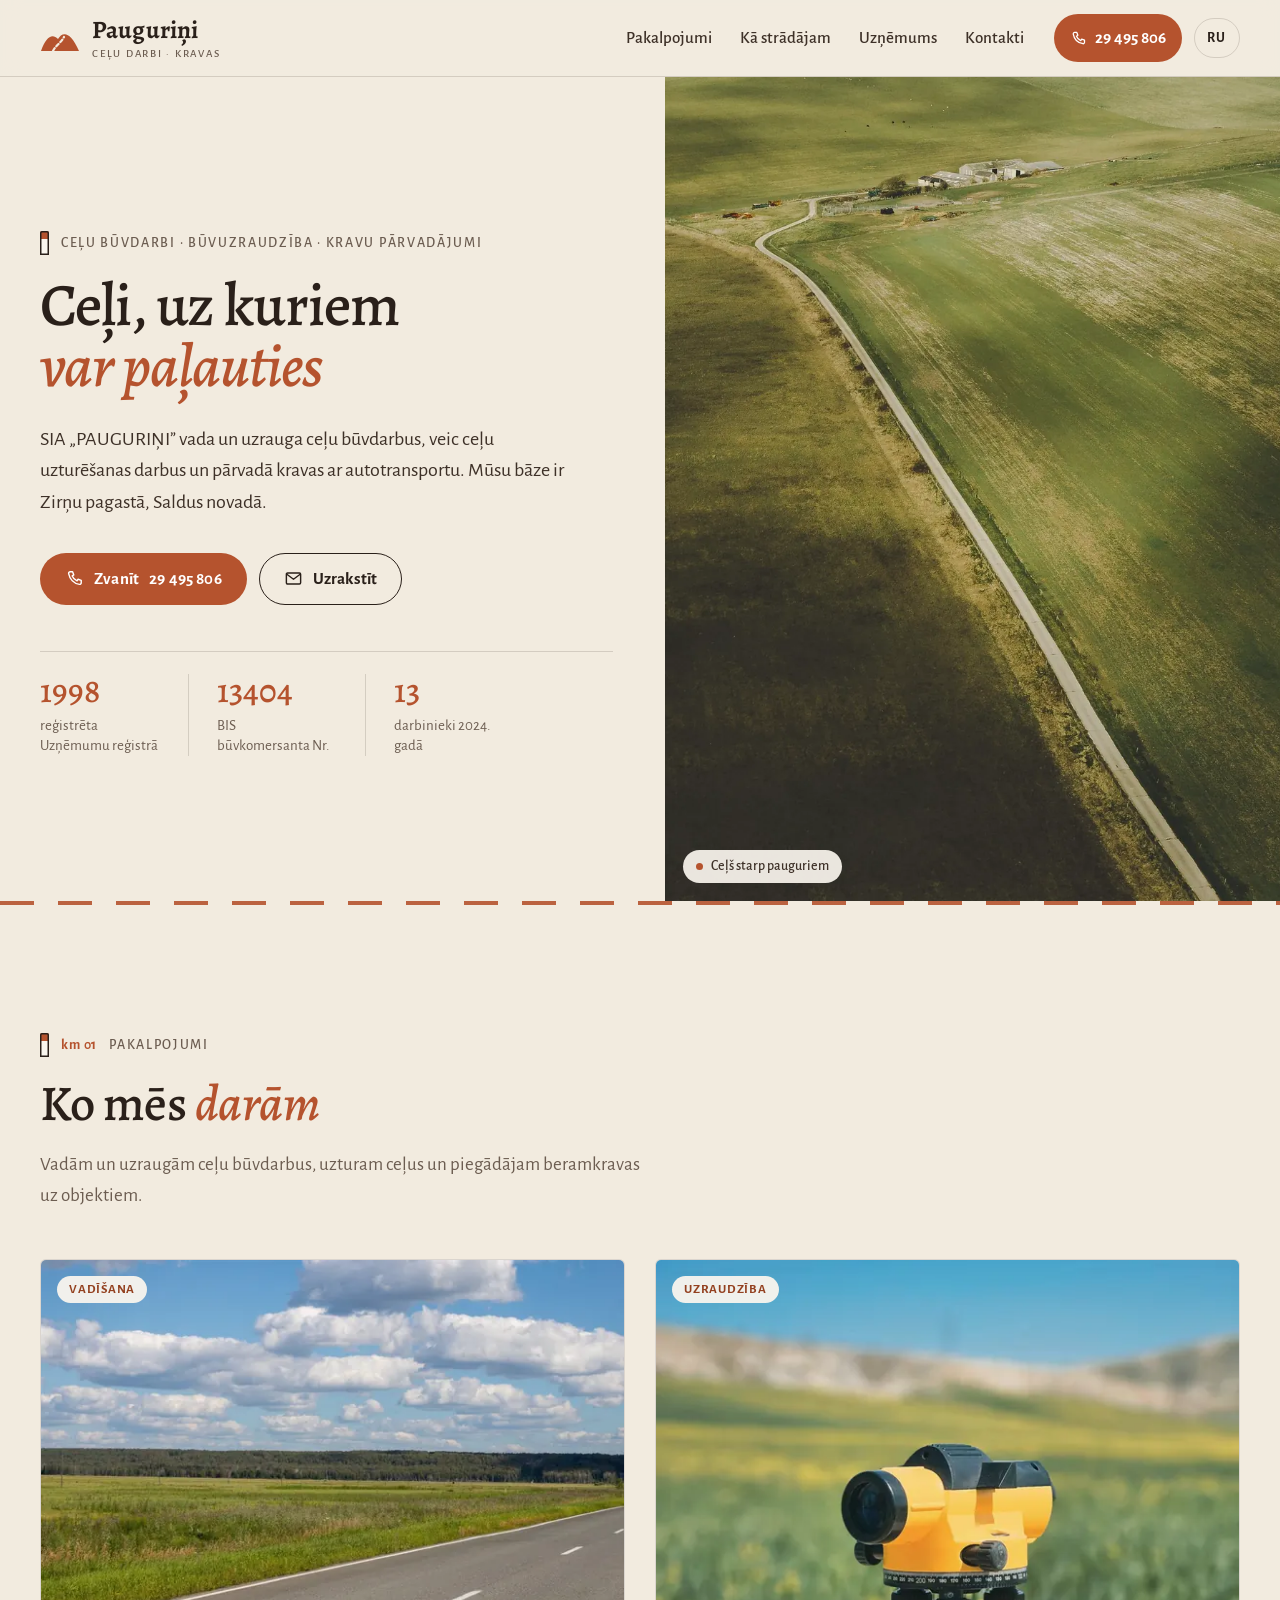
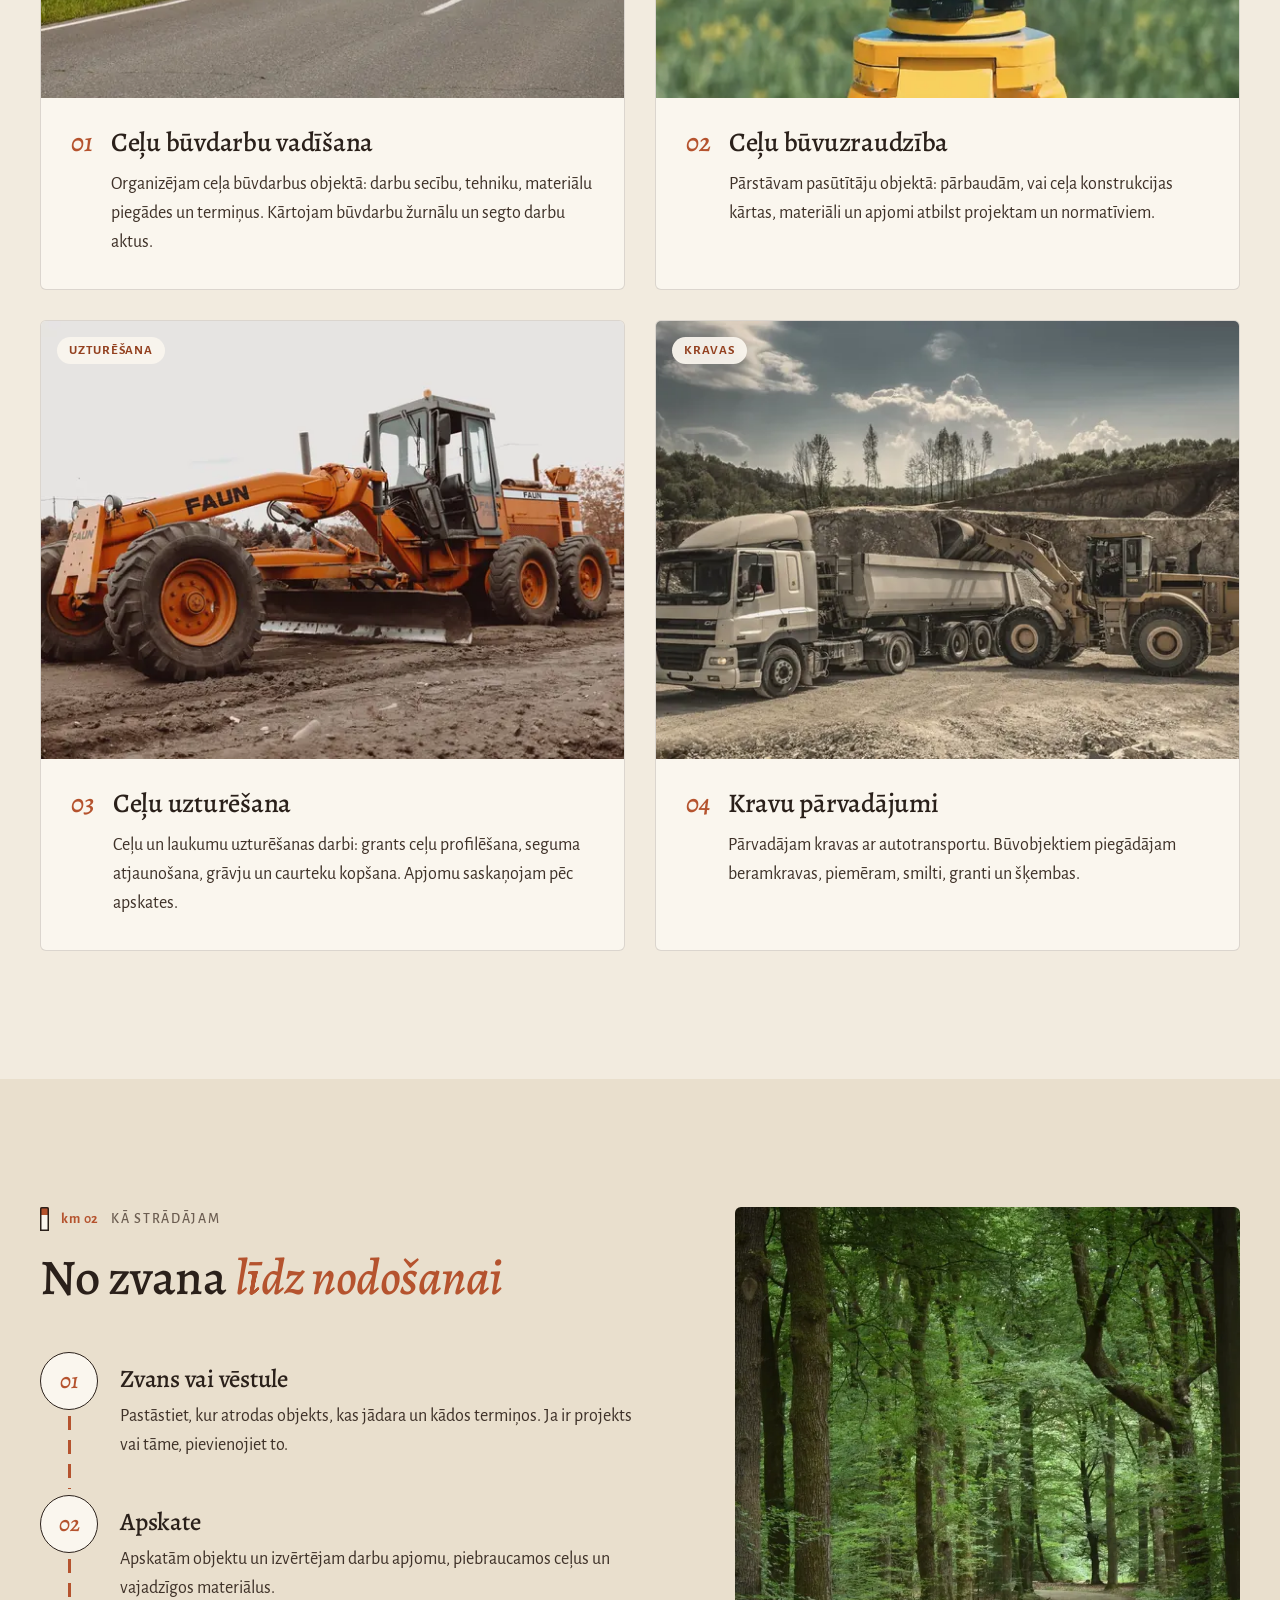
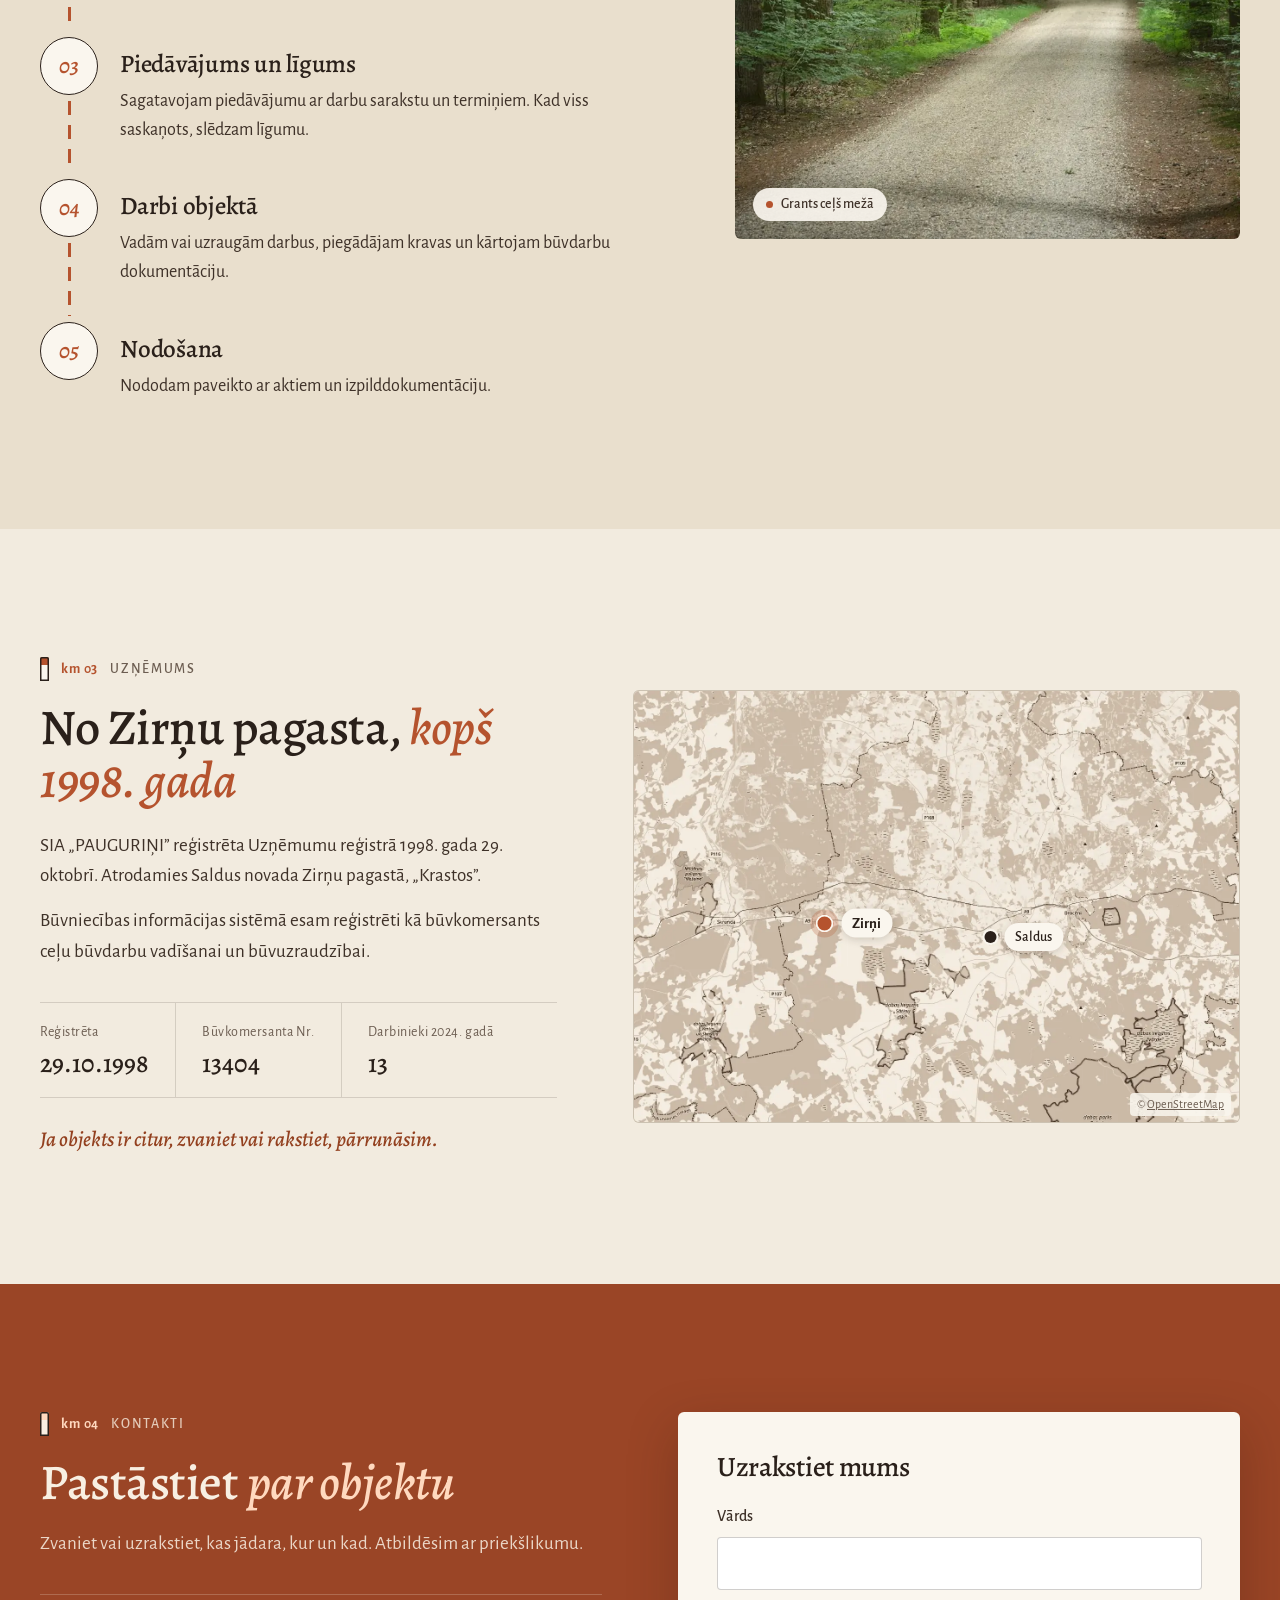
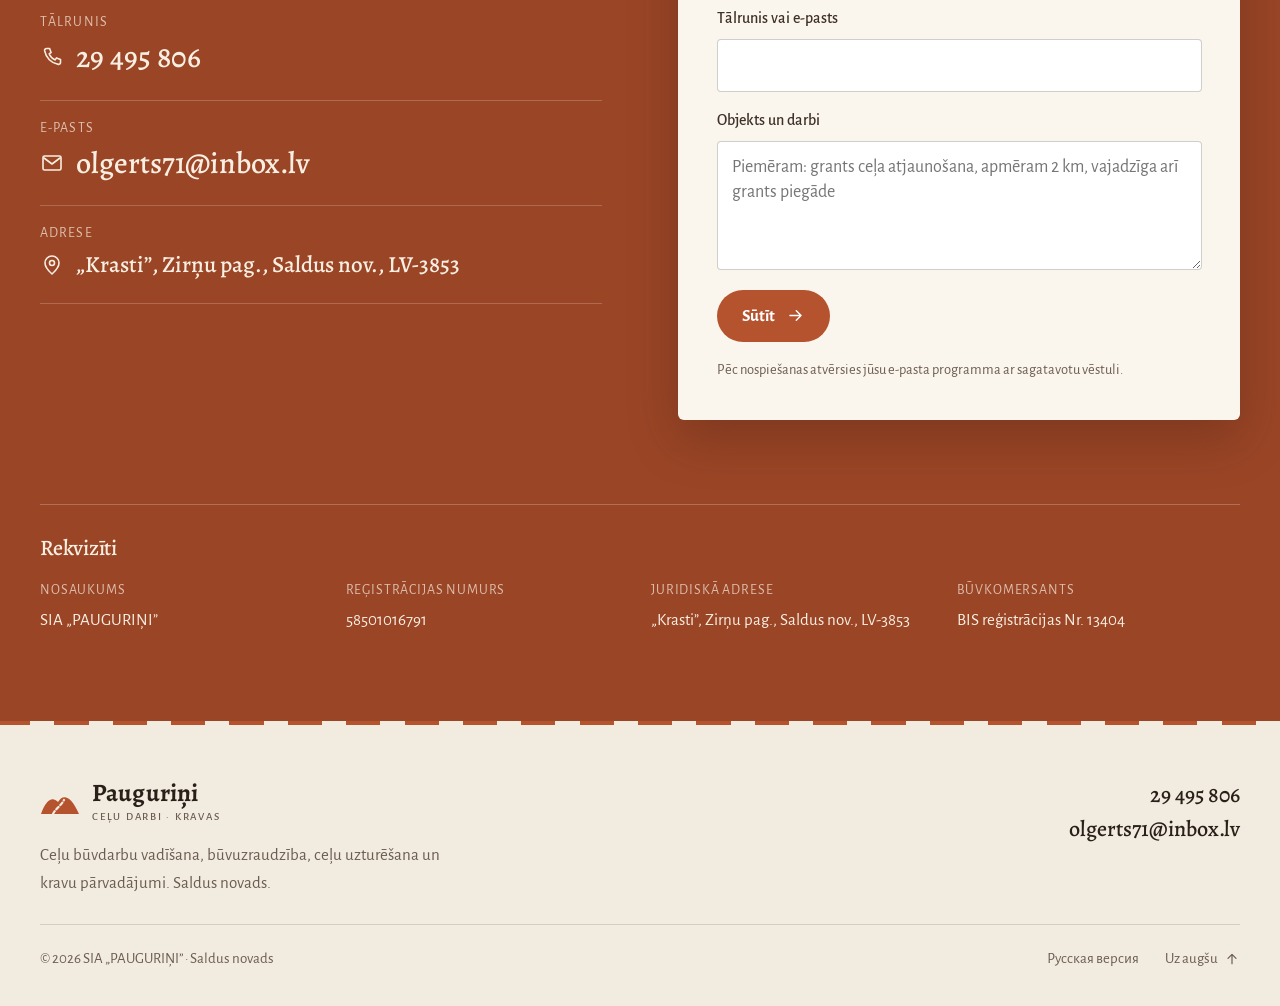
<file: index.html>
<!doctype html>
<html lang="lv">
<head>
<meta charset="utf-8">
<meta name="viewport" content="width=device-width, initial-scale=1">
<script>if(/[?&]lang=ru\b/i.test(location.search))location.replace('ru/'+location.hash)</script>
<title>Ceļu būvdarbu vadīšana, būvuzraudzība un kravu pārvadājumi | SIA PAUGURIŅI, Saldus novads</title>
<meta name="description" content="SIA „PAUGURIŅI” no Saldus novada vada un uzrauga ceļu būvdarbus, veic ceļu uzturēšanas darbus un pārvadā kravas. Tālr. 29 495 806, olgerts71@inbox.lv.">
<meta name="robots" content="noindex">
<meta name="theme-color" content="#f2ebdf">
<link rel="canonical" href="https://vasylian.com/paugurini/"><link rel="alternate" hreflang="lv" href="https://vasylian.com/paugurini/"><link rel="alternate" hreflang="ru" href="https://vasylian.com/paugurini/ru/"><link rel="alternate" hreflang="x-default" href="https://vasylian.com/paugurini/">
<meta property="og:type" content="website"><meta property="og:site_name" content="PAUGURIŅI"><meta property="og:title" content="Ceļu būvdarbu vadīšana, būvuzraudzība un kravu pārvadājumi | SIA PAUGURIŅI, Saldus novads">
<meta property="og:description" content="SIA „PAUGURIŅI” no Saldus novada vada un uzrauga ceļu būvdarbus, veic ceļu uzturēšanas darbus un pārvadā kravas. Tālr. 29 495 806, olgerts71@inbox.lv."><meta property="og:url" content="https://vasylian.com/paugurini/"><meta property="og:image" content="https://vasylian.com/paugurini/og.jpg">
<meta property="og:image:width" content="1200"><meta property="og:image:height" content="630"><meta property="og:locale" content="lv_LV"><meta name="twitter:card" content="summary_large_image">
<link rel="preload" href="fonts/alegreya-500-latin.woff2" as="font" type="font/woff2" crossorigin>
<link rel="preload" href="fonts/alegreya-sans-400-latin.woff2" as="font" type="font/woff2" crossorigin>
<link rel="preload" as="image" href="img/hero-m-1000.webp" imagesrcset="img/hero-m-700.webp 700w, img/hero-m-1000.webp 1000w" imagesizes="100vw" media="(max-width:899px)">
<link rel="preload" as="image" href="img/hero-1400.webp" imagesrcset="img/hero-960.webp 960w, img/hero-1400.webp 1400w" imagesizes="50vw" media="(min-width:900px)">
<link rel="stylesheet" href="styles.css">
<link rel="icon" href="favicon.svg" type="image/svg+xml"><link rel="icon" href="favicon-32.png" sizes="32x32" type="image/png">
<link rel="apple-touch-icon" href="apple-touch-icon.png">
<script type="application/ld+json">{"@context": "https://schema.org", "@type": "GeneralContractor", "@id": "https://vasylian.com/paugurini/#org", "name": "PAUGURIŅI", "legalName": "SIA „PAUGURIŅI”", "taxID": "58501016791", "foundingDate": "1998-10-29", "url": "https://vasylian.com/paugurini/", "email": "olgerts71@inbox.lv", "telephone": "+37129495806", "image": "https://vasylian.com/paugurini/og.jpg", "logo": "https://vasylian.com/paugurini/icon-512.png", "address": {"@type": "PostalAddress", "streetAddress": "„Krasti”, Zirņu pag.", "addressLocality": "Saldus novads", "postalCode": "LV-3853", "addressCountry": "LV"}, "numberOfEmployees": {"@type": "QuantitativeValue", "value": 13}, "knowsAbout": ["Ceļu būvdarbu vadīšana", "Ceļu būvuzraudzība", "Ceļu uzturēšana", "Kravu pārvadājumi"]}</script>
</head>
<body>
<a class="skip" href="#saturs">Pāriet uz saturu</a>
<header class="hdr" id="hdr">
  <div class="wrap hdr-in">
    <a class="logo" href="#top" aria-label="PAUGURIŅI"><svg class="mark" viewBox="0 0 40 28" aria-hidden="true"><path class="m-h" d="M1 27 C6 13 12 9 18 15 C22 8 30 6 39 27 Z"/><path class="m-r" d="M13 27 C16 21 21 19 24 13" /></svg><span class="logo-t"><b>Pauguriņi</b><small>Ceļu darbi · Kravas</small></span></a>
    <nav class="nav" aria-label="Izvēlne"><a href="#pakalpojumi">Pakalpojumi</a><a href="#ka-stradajam">Kā strādājam</a><a href="#uznemums">Uzņēmums</a><a href="#kontakti">Kontakti</a></nav>
    <div class="hdr-r">
      <a class="hdr-tel" href="tel:+37129495806"><svg viewBox="0 0 24 24" aria-hidden="true"><path d="M6.6 3.5h3l1.5 4-2 1.3a11 11 0 0 0 6.1 6.1l1.3-2 4 1.5v3a2 2 0 0 1-2.2 2A17 17 0 0 1 4.6 5.7a2 2 0 0 1 2-2.2z"/></svg><span>29 495 806</span></a>
      <a class="lang" href="ru/" hreflang="ru" lang="ru" title="Русская версия">RU</a>
      <button class="burger" type="button" aria-expanded="false" aria-controls="mnav" aria-label="Izvēlne" data-open="Izvēlne" data-close="Aizvērt"><i></i></button>
    </div>
  </div>
  <nav class="mnav" id="mnav" aria-label="Izvēlne"><a href="#pakalpojumi">Pakalpojumi<span>01</span></a><a href="#ka-stradajam">Kā strādājam<span>02</span></a><a href="#uznemums">Uzņēmums<span>03</span></a><a href="#kontakti">Kontakti<span>04</span></a>
    <div class="mnav-cta"><a class="btn btn-t" href="tel:+37129495806"><svg viewBox="0 0 24 24" aria-hidden="true"><path d="M6.6 3.5h3l1.5 4-2 1.3a11 11 0 0 0 6.1 6.1l1.3-2 4 1.5v3a2 2 0 0 1-2.2 2A17 17 0 0 1 4.6 5.7a2 2 0 0 1 2-2.2z"/></svg>29 495 806</a><a class="btn btn-o" href="mailto:olgerts71@inbox.lv"><svg viewBox="0 0 24 24" aria-hidden="true"><rect x="3" y="5" width="18" height="14" rx="1.5"/><path d="m4 7 8 6 8-6"/></svg>Uzrakstīt</a></div>
  </nav>
</header>

<main id="saturs">
<section class="hero" id="top">
  <div class="hero-copy">
    <p class="eyebrow hero-eb"><span class="post" aria-hidden="true"></span><span class="eb-l">Ceļu būvdarbi · Būvuzraudzība · Kravu pārvadājumi</span><span class="eb-s">Ceļu būvdarbi · Kravas</span></p>
    <h1>Ceļi, <span class="nw">uz kuriem</span><br> <em>var paļauties</em></h1>
    <p class="lead">SIA „PAUGURIŅI” vada un uzrauga ceļu būvdarbus, veic ceļu uzturēšanas darbus un pārvadā kravas ar autotransportu. Mūsu bāze ir Zirņu pagastā, Saldus novadā.</p>
    <div class="hero-cta">
      <a class="btn btn-t" href="tel:+37129495806"><svg viewBox="0 0 24 24" aria-hidden="true"><path d="M6.6 3.5h3l1.5 4-2 1.3a11 11 0 0 0 6.1 6.1l1.3-2 4 1.5v3a2 2 0 0 1-2.2 2A17 17 0 0 1 4.6 5.7a2 2 0 0 1 2-2.2z"/></svg>Zvanīt <span class="nw">29 495 806</span></a>
      <a class="btn btn-o" href="mailto:olgerts71@inbox.lv"><svg viewBox="0 0 24 24" aria-hidden="true"><rect x="3" y="5" width="18" height="14" rx="1.5"/><path d="m4 7 8 6 8-6"/></svg>Uzrakstīt</a>
    </div>
    <ul class="facts"><li><b>1998</b><span>reģistrēta Uzņēmumu reģistrā</span></li><li><b>13404</b><span>BIS <span class="nwd">būvkomersanta Nr.</span></span></li><li><b>13</b><span>darbinieki 2024. gadā</span></li></ul>
  </div>
  <figure class="hero-ph">
    <picture>
      <source media="(max-width:899px)" srcset="img/hero-m-700.webp 700w, img/hero-m-1000.webp 1000w" sizes="100vw">
      <img class="" src="img/hero-1400.webp" srcset="img/hero-960.webp 960w, img/hero-1400.webp 1299w" sizes="50vw" width="1299" height="1559" alt="Šaurs lauku ceļš starp pauguriem un laukiem, skats no augšas" fetchpriority="high" decoding="async">
    </picture>
    <figcaption class="tag">Ceļš starp pauguriem</figcaption>
  </figure>
</section>
<div class="centre" aria-hidden="true"></div>

<section class="sec svcs" id="pakalpojumi">
  <div class="wrap">
    <div class="head rv"><p class="eyebrow"><span class="post" aria-hidden="true"></span><span class="km">km 01</span><span>Pakalpojumi</span></p><h2>Ko mēs <em>darām</em></h2><p class="sub">Vadām un uzraugām ceļu būvdarbus, uzturam ceļus un piegādājam beramkravas uz objektiem.</p></div>
    <div class="svc-grid">
      <article class="svc rv">
        <figure class="svc-ph"><img class="" src="img/s-vad-900.webp" srcset="img/s-vad-600.webp 600w, img/s-vad-900.webp 900w" sizes="(min-width:1100px) 560px, (min-width:760px) 46vw, 92vw" width="900" height="675" alt="Asfaltēts ceļš ar baltu marķējumu gar zaļu lauku" loading="lazy" decoding="async"><span class="svc-tag">Vadīšana</span></figure>
        <div class="svc-b"><span class="svc-n">01</span><h3>Ceļu būvdarbu vadīšana</h3><p>Organizējam ceļa būvdarbus objektā: darbu secību, tehniku, materiālu piegādes un termiņus. Kārtojam būvdarbu žurnālu un segto darbu aktus.</p></div>
      </article>
      <article class="svc rv">
        <figure class="svc-ph"><img class="" src="img/s-uzr-900.webp" srcset="img/s-uzr-600.webp 600w, img/s-uzr-900.webp 900w" sizes="(min-width:1100px) 560px, (min-width:760px) 46vw, 92vw" width="900" height="675" alt="Nivelieris uz statīva laukā" loading="lazy" decoding="async"><span class="svc-tag">Uzraudzība</span></figure>
        <div class="svc-b"><span class="svc-n">02</span><h3>Ceļu būvuzraudzība</h3><p>Pārstāvam pasūtītāju objektā: pārbaudām, vai ceļa konstrukcijas kārtas, materiāli un apjomi atbilst projektam un normatīviem.</p></div>
      </article>
      <article class="svc rv">
        <figure class="svc-ph"><img class="" src="img/s-uzt-900.webp" srcset="img/s-uzt-600.webp 600w, img/s-uzt-900.webp 900w" sizes="(min-width:1100px) 560px, (min-width:760px) 46vw, 92vw" width="900" height="675" alt="Greideris izlīdzina grunts virsmu" loading="lazy" decoding="async"><span class="svc-tag">Uzturēšana</span></figure>
        <div class="svc-b"><span class="svc-n">03</span><h3>Ceļu uzturēšana</h3><p>Ceļu un laukumu uzturēšanas darbi: grants ceļu profilēšana, seguma atjaunošana, grāvju un caurteku kopšana. Apjomu saskaņojam pēc apskates.</p></div>
      </article>
      <article class="svc rv">
        <figure class="svc-ph"><img class="" src="img/s-krav-900.webp" srcset="img/s-krav-600.webp 600w, img/s-krav-900.webp 900w" sizes="(min-width:1100px) 560px, (min-width:760px) 46vw, 92vw" width="900" height="675" alt="Iekrāvējs iekrauj granti pašizgāzējā" loading="lazy" decoding="async"><span class="svc-tag">Kravas</span></figure>
        <div class="svc-b"><span class="svc-n">04</span><h3>Kravu pārvadājumi</h3><p>Pārvadājam kravas ar autotransportu. Būvobjektiem piegādājam beramkravas, piemēram, smilti, granti un šķembas.</p></div>
      </article>
    </div>
  </div>
</section>

<section class="sec how" id="ka-stradajam">
  <div class="wrap how-in">
    <div>
      <div class="head rv"><p class="eyebrow"><span class="post" aria-hidden="true"></span><span class="km">km 02</span><span>Kā strādājam</span></p><h2>No zvana <em>līdz nodošanai</em></h2></div>
      <ol class="steps"><li class="rv"><span class="n">01</span><div><h3>Zvans vai vēstule</h3><p>Pastāstiet, kur atrodas objekts, kas jādara un kādos termiņos. Ja ir projekts vai tāme, pievienojiet to.</p></div></li><li class="rv"><span class="n">02</span><div><h3>Apskate</h3><p>Apskatām objektu un izvērtējam darbu apjomu, piebraucamos ceļus un vajadzīgos materiālus.</p></div></li><li class="rv"><span class="n">03</span><div><h3>Piedāvājums un līgums</h3><p>Sagatavojam piedāvājumu ar darbu sarakstu un termiņiem. Kad viss saskaņots, slēdzam līgumu.</p></div></li><li class="rv"><span class="n">04</span><div><h3>Darbi objektā</h3><p>Vadām vai uzraugām darbus, piegādājam kravas un kārtojam būvdarbu dokumentāciju.</p></div></li><li class="rv"><span class="n">05</span><div><h3>Nodošana</h3><p>Nododam paveikto ar aktiem un izpilddokumentāciju.</p></div></li></ol>
    </div>
    <figure class="how-ph rv"><img class="" src="img/road-1100.webp" srcset="img/road-700.webp 700w, img/road-1100.webp 1100w" sizes="(min-width:900px) 40vw, 92vw" width="1100" height="1375" alt="Grants ceļš caur mežu" loading="lazy" decoding="async"><figcaption class="tag">Grants ceļš mežā</figcaption></figure>
  </div>
</section>

<section class="sec about" id="uznemums">
  <div class="wrap about-in">
    <div class="about-t rv">
      <p class="eyebrow"><span class="post" aria-hidden="true"></span><span class="km">km 03</span><span>Uzņēmums</span></p>
      <h2>No Zirņu pagasta, <em>kopš 1998. gada</em></h2>
      <div class="about-p"><p>SIA „PAUGURIŅI” reģistrēta Uzņēmumu reģistrā 1998. gada 29. oktobrī. Atrodamies Saldus novada Zirņu pagastā, „Krastos”.</p><p>Būvniecības informācijas sistēmā esam reģistrēti kā būvkomersants ceļu būvdarbu vadīšanai un būvuzraudzībai.</p></div>
      <dl class="about-dl"><div><dt>Reģistrēta</dt><dd>29.10.1998</dd></div><div><dt>Būvkomersanta Nr.</dt><dd>13404</dd></div><div><dt>Darbinieki 2024. gadā</dt><dd>13</dd></div></dl>
      <p class="about-more">Ja objekts ir citur, zvaniet vai rakstiet, pārrunāsim.</p>
    </div>
    <figure class="map rv">
      <picture><source media="(max-width:760px)" srcset="img/map-760.webp"><img src="img/map-1400.webp" width="1400" height="1000" alt="Saldus novada karte ar Zirņiem un Saldu" loading="lazy" decoding="async"></picture>
      <span class="pin pin-main" style="left:36.3%;top:53.95%" aria-hidden="true"><i></i><b>Zirņi</b></span>
      <span class="pin pin-sub" style="left:64.4%;top:57.05%" aria-hidden="true"><i></i><b>Saldus</b></span>
      <figcaption class="osm">© <a href="https://www.openstreetmap.org/copyright" target="_blank" rel="noopener">OpenStreetMap</a></figcaption>
    </figure>
  </div>
</section>

<section class="sec contact" id="kontakti">
  <div class="wrap c-in">
    <div class="c-info rv">
      <p class="eyebrow"><span class="post" aria-hidden="true"></span><span class="km">km 04</span><span>Kontakti</span></p>
      <h2>Pastāstiet <em>par objektu</em></h2>
      <p class="sub">Zvaniet vai uzrakstiet, kas jādara, kur un kad. Atbildēsim ar priekšlikumu.</p>
      <ul class="c-list">
        <li><small>Tālrunis</small><a href="tel:+37129495806"><svg viewBox="0 0 24 24" aria-hidden="true"><path d="M6.6 3.5h3l1.5 4-2 1.3a11 11 0 0 0 6.1 6.1l1.3-2 4 1.5v3a2 2 0 0 1-2.2 2A17 17 0 0 1 4.6 5.7a2 2 0 0 1 2-2.2z"/></svg>29 495 806</a></li>
        <li><small>E-pasts</small><a href="mailto:olgerts71@inbox.lv"><svg viewBox="0 0 24 24" aria-hidden="true"><rect x="3" y="5" width="18" height="14" rx="1.5"/><path d="m4 7 8 6 8-6"/></svg>olgerts71@inbox.lv</a></li>
        <li><small>Adrese</small><span><svg viewBox="0 0 24 24" aria-hidden="true"><path d="M12 21s-7-6.2-7-11a7 7 0 0 1 14 0c0 4.8-7 11-7 11z"/><circle cx="12" cy="10" r="2.5"/></svg><span>„Krasti”, Zirņu pag., Saldus nov., <span class="nw">LV-3853</span></span></span></li>
      </ul>
    </div>
    <form class="c-form rv" id="cform" novalidate data-mail="olgerts71@inbox.lv">
      <h3>Uzrakstiet mums</h3>
      <label>Vārds<input name="name" autocomplete="name" required></label>
      <label>Tālrunis vai e-pasts<input name="contact" autocomplete="email" required></label>
      <label>Objekts un darbi<textarea name="msg" rows="4" placeholder="Piemēram: grants ceļa atjaunošana, apmēram 2 km, vajadzīga arī grants piegāde" required></textarea></label>
      <p class="f-err" role="alert" hidden></p>
      <button class="btn btn-t" type="submit">Sūtīt<svg viewBox="0 0 24 24" aria-hidden="true"><path d="M5 12h14M13 6l6 6-6 6"/></svg></button>
      <p class="fine">Pēc nospiešanas atvērsies jūsu e-pasta programma ar sagatavotu vēstuli.</p>
    </form>
  </div>
  <div class="wrap req rv" id="rekviziti">
    <h3>Rekvizīti</h3>
    <dl><div><dt>Nosaukums</dt><dd>SIA „PAUGURIŅI”</dd></div><div><dt>Reģistrācijas numurs</dt><dd>58501016791</dd></div><div><dt>Juridiskā adrese</dt><dd>„Krasti”, Zirņu pag., Saldus nov., <span class="nw">LV-3853</span></dd></div><div><dt>Būvkomersants</dt><dd>BIS reģistrācijas Nr. 13404</dd></div></dl>
  </div>
</section>
</main>

<footer class="ftr">
  <div class="wrap ftr-in">
    <div class="ftr-a"><a class="logo" href="#top" aria-label="PAUGURIŅI"><svg class="mark" viewBox="0 0 40 28" aria-hidden="true"><path class="m-h" d="M1 27 C6 13 12 9 18 15 C22 8 30 6 39 27 Z"/><path class="m-r" d="M13 27 C16 21 21 19 24 13" /></svg><span class="logo-t"><b>Pauguriņi</b><small>Ceļu darbi · Kravas</small></span></a><p>Ceļu būvdarbu vadīšana, būvuzraudzība, ceļu uzturēšana un kravu pārvadājumi. Saldus novads.</p></div>
    <p class="ftr-c"><a href="tel:+37129495806">29 495 806</a><a href="mailto:olgerts71@inbox.lv">olgerts71@inbox.lv</a></p>
    <p class="ftr-b"><span>© 2026 SIA „PAUGURIŅI” · Saldus novads</span><a href="ru/" hreflang="ru" lang="ru">Русская версия</a><a class="to-top" href="#top">Uz augšu<svg viewBox="0 0 24 24" aria-hidden="true"><path d="M12 19V5M6 11l6-6 6 6"/></svg></a></p>
  </div>
</footer>
<script src="script.js" defer></script>
</body>
</html>
</file>
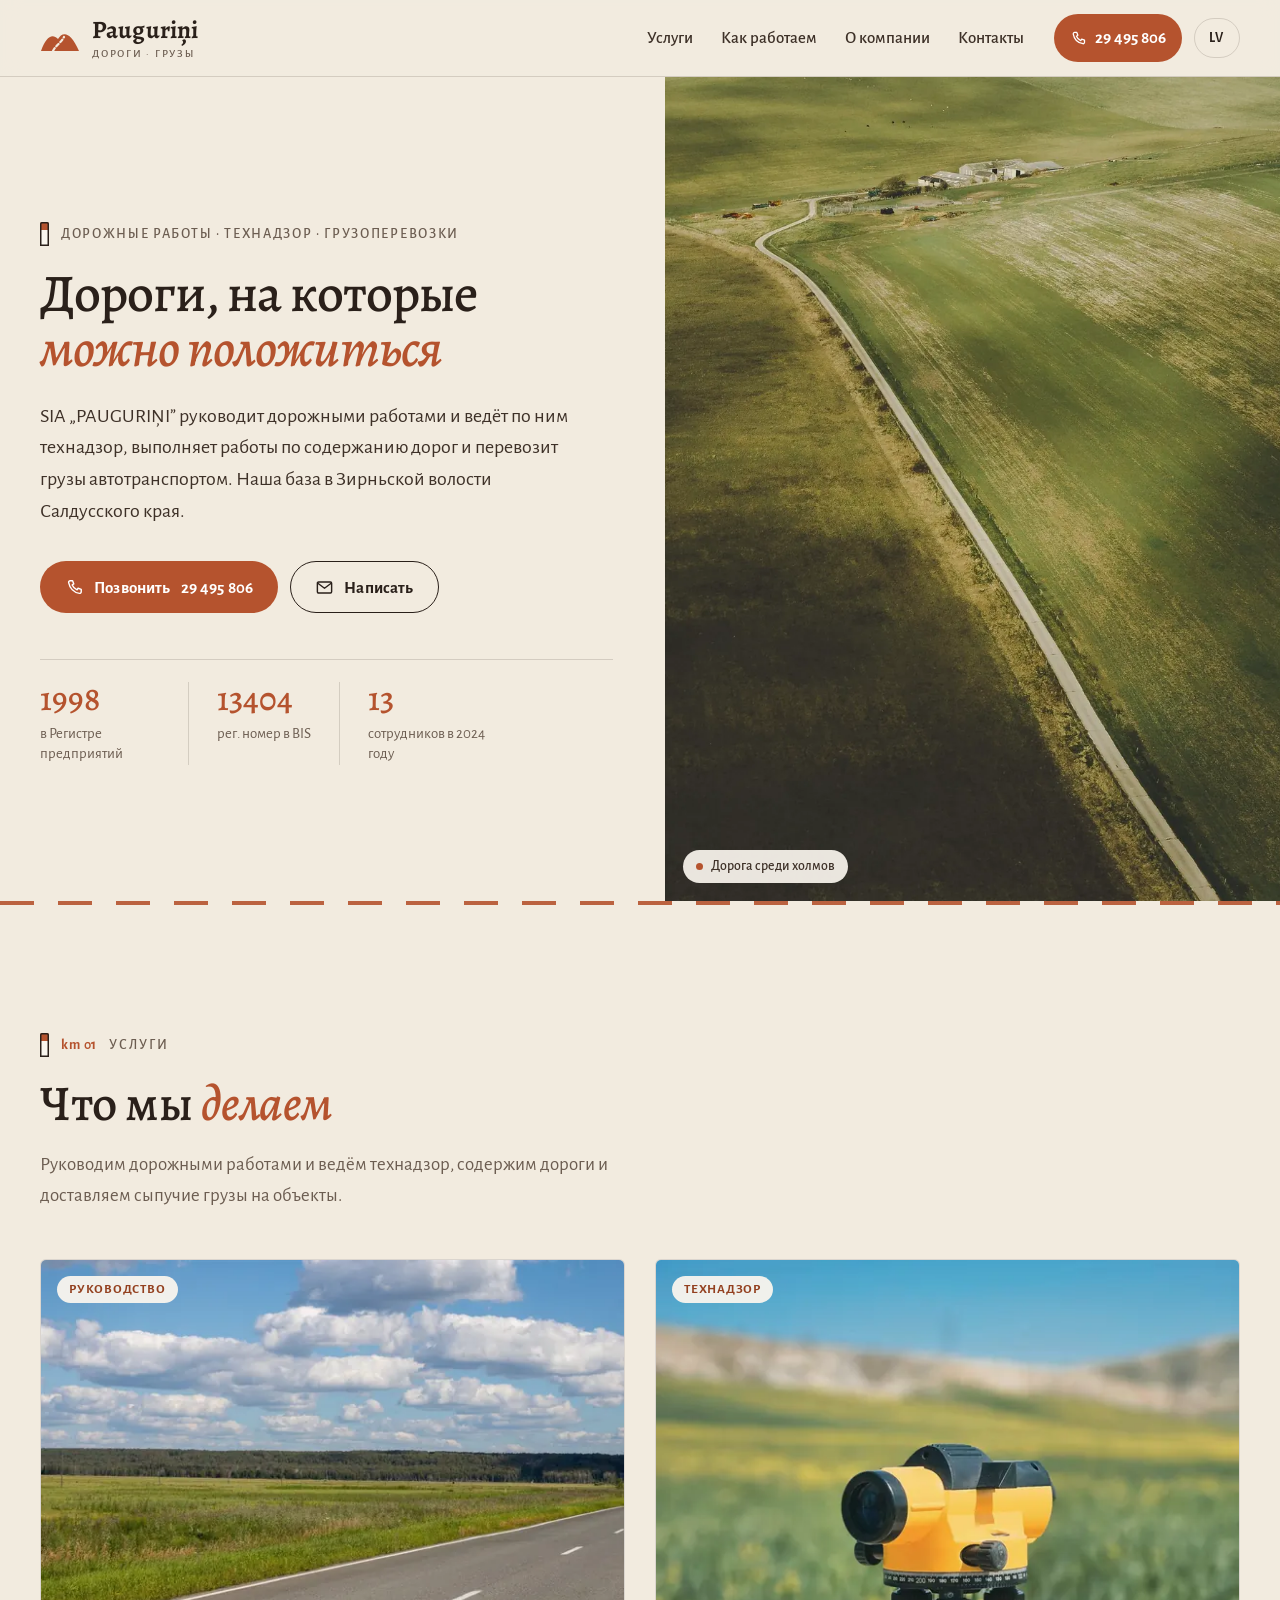
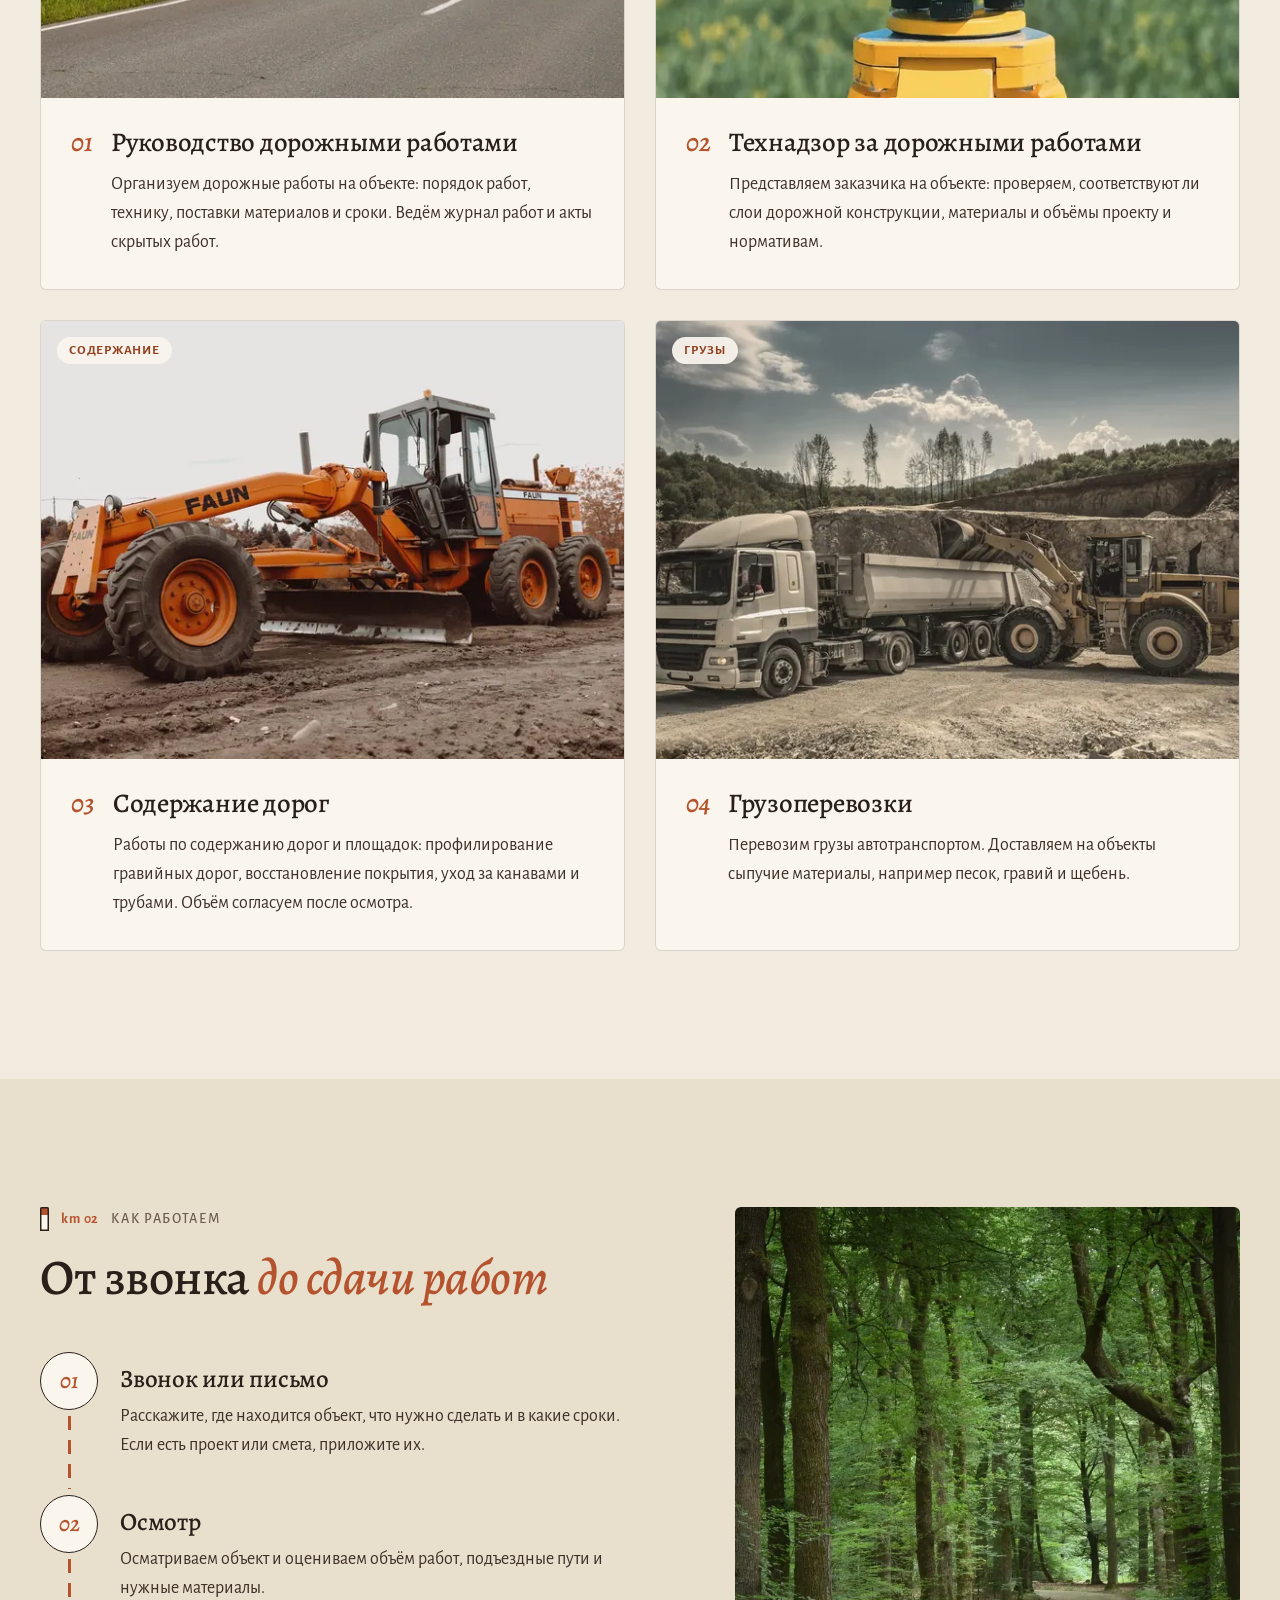
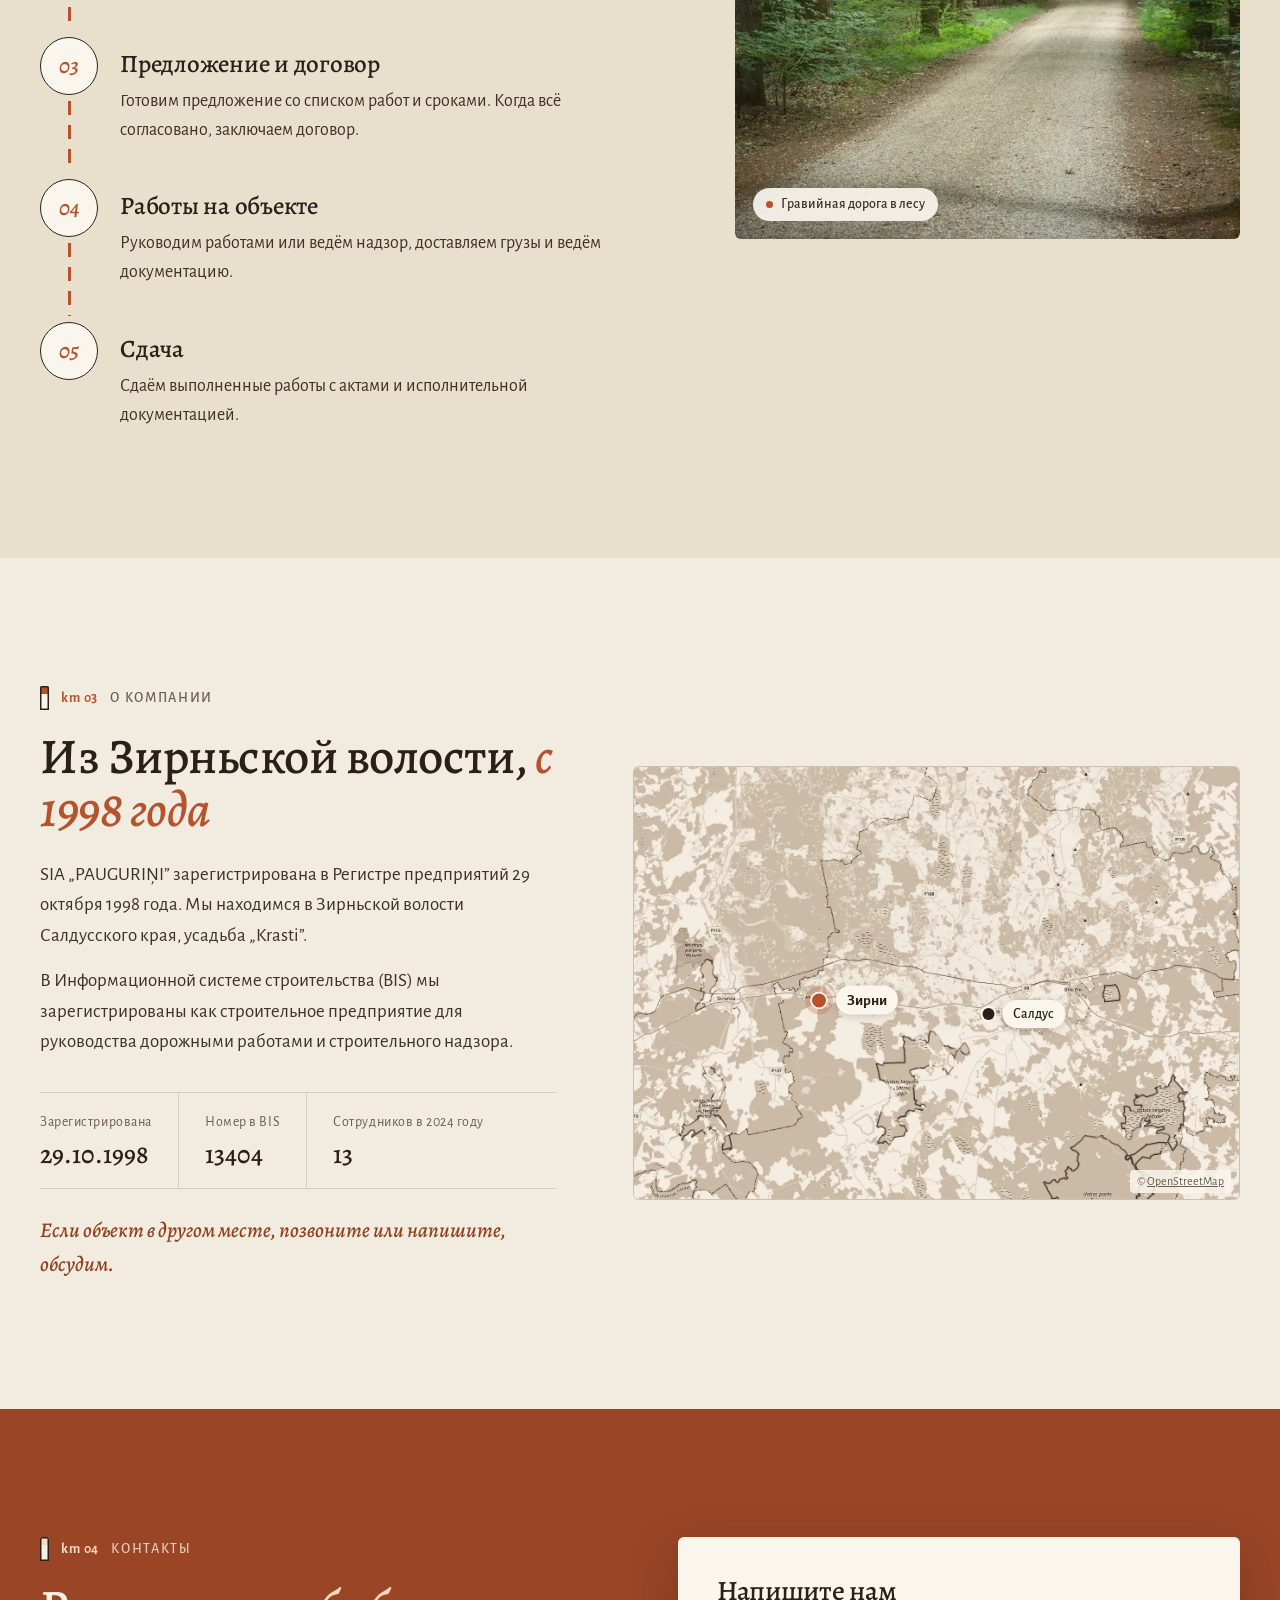
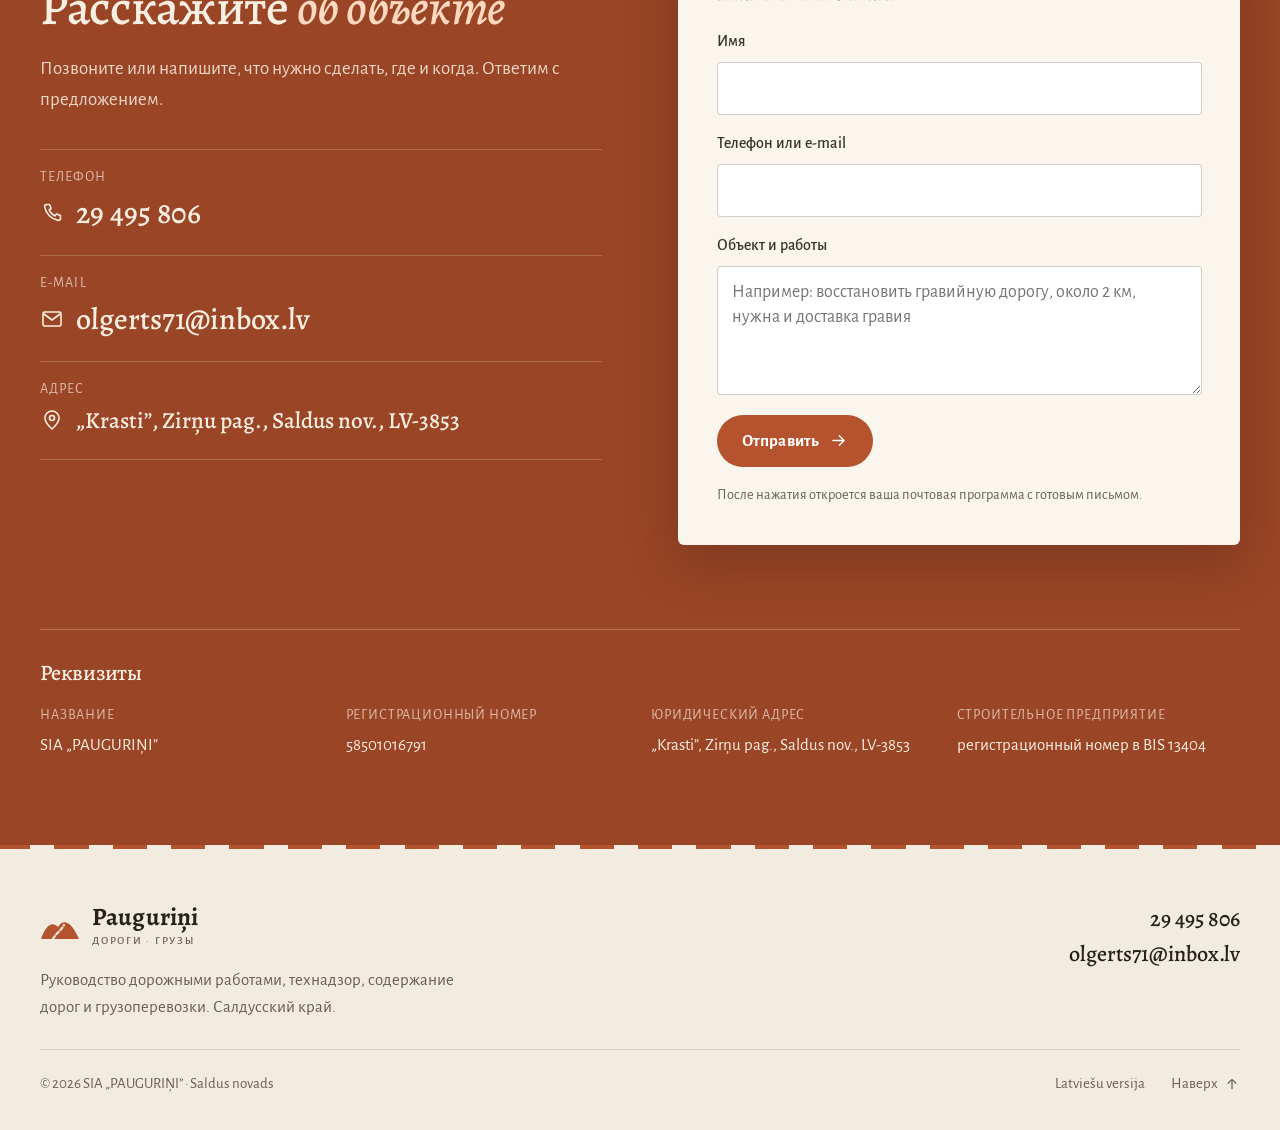
<file: ru/index.html>
<!doctype html>
<html lang="ru">
<head>
<meta charset="utf-8">
<meta name="viewport" content="width=device-width, initial-scale=1">
<script>if(/[?&]lang=lv\b/i.test(location.search))location.replace('../'+location.hash)</script>
<title>Руководство дорожными работами, технадзор и грузоперевозки | SIA PAUGURIŅI, Салдусский край</title>
<meta name="description" content="SIA „PAUGURIŅI” из Салдусского края руководит дорожными работами и ведёт технадзор, выполняет содержание дорог и перевозит грузы. Тел. 29 495 806, olgerts71@inbox.lv.">
<meta name="robots" content="noindex">
<meta name="theme-color" content="#f2ebdf">
<link rel="canonical" href="https://vasylian.com/paugurini/ru/"><link rel="alternate" hreflang="lv" href="https://vasylian.com/paugurini/"><link rel="alternate" hreflang="ru" href="https://vasylian.com/paugurini/ru/"><link rel="alternate" hreflang="x-default" href="https://vasylian.com/paugurini/">
<meta property="og:type" content="website"><meta property="og:site_name" content="PAUGURIŅI"><meta property="og:title" content="Руководство дорожными работами, технадзор и грузоперевозки | SIA PAUGURIŅI, Салдусский край">
<meta property="og:description" content="SIA „PAUGURIŅI” из Салдусского края руководит дорожными работами и ведёт технадзор, выполняет содержание дорог и перевозит грузы. Тел. 29 495 806, olgerts71@inbox.lv."><meta property="og:url" content="https://vasylian.com/paugurini/ru/"><meta property="og:image" content="https://vasylian.com/paugurini/og.jpg">
<meta property="og:image:width" content="1200"><meta property="og:image:height" content="630"><meta property="og:locale" content="ru_RU"><meta name="twitter:card" content="summary_large_image">
<link rel="preload" href="../fonts/alegreya-500-cyrillic.woff2" as="font" type="font/woff2" crossorigin>
<link rel="preload" href="../fonts/alegreya-sans-400-cyrillic.woff2" as="font" type="font/woff2" crossorigin>
<link rel="preload" as="image" href="../img/hero-m-1000.webp" imagesrcset="../img/hero-m-700.webp 700w, ../img/hero-m-1000.webp 1000w" imagesizes="100vw" media="(max-width:899px)">
<link rel="preload" as="image" href="../img/hero-1400.webp" imagesrcset="../img/hero-960.webp 960w, ../img/hero-1400.webp 1400w" imagesizes="50vw" media="(min-width:900px)">
<link rel="stylesheet" href="../styles.css">
<link rel="icon" href="../favicon.svg" type="image/svg+xml"><link rel="icon" href="../favicon-32.png" sizes="32x32" type="image/png">
<link rel="apple-touch-icon" href="../apple-touch-icon.png">
<script type="application/ld+json">{"@context": "https://schema.org", "@type": "GeneralContractor", "@id": "https://vasylian.com/paugurini/#org", "name": "PAUGURIŅI", "legalName": "SIA „PAUGURIŅI”", "taxID": "58501016791", "foundingDate": "1998-10-29", "url": "https://vasylian.com/paugurini/ru/", "email": "olgerts71@inbox.lv", "telephone": "+37129495806", "image": "https://vasylian.com/paugurini/og.jpg", "logo": "https://vasylian.com/paugurini/icon-512.png", "address": {"@type": "PostalAddress", "streetAddress": "„Krasti”, Zirņu pag.", "addressLocality": "Saldus novads", "postalCode": "LV-3853", "addressCountry": "LV"}, "numberOfEmployees": {"@type": "QuantitativeValue", "value": 13}, "knowsAbout": ["Руководство дорожными работами", "Технадзор за дорожными работами", "Содержание дорог", "Грузоперевозки"]}</script>
</head>
<body>
<a class="skip" href="#saturs">Перейти к содержанию</a>
<header class="hdr" id="hdr">
  <div class="wrap hdr-in">
    <a class="logo" href="#top" aria-label="PAUGURIŅI"><svg class="mark" viewBox="0 0 40 28" aria-hidden="true"><path class="m-h" d="M1 27 C6 13 12 9 18 15 C22 8 30 6 39 27 Z"/><path class="m-r" d="M13 27 C16 21 21 19 24 13" /></svg><span class="logo-t"><b>Pauguriņi</b><small>Дороги · Грузы</small></span></a>
    <nav class="nav" aria-label="Меню"><a href="#pakalpojumi">Услуги</a><a href="#ka-stradajam">Как работаем</a><a href="#uznemums">О компании</a><a href="#kontakti">Контакты</a></nav>
    <div class="hdr-r">
      <a class="hdr-tel" href="tel:+37129495806"><svg viewBox="0 0 24 24" aria-hidden="true"><path d="M6.6 3.5h3l1.5 4-2 1.3a11 11 0 0 0 6.1 6.1l1.3-2 4 1.5v3a2 2 0 0 1-2.2 2A17 17 0 0 1 4.6 5.7a2 2 0 0 1 2-2.2z"/></svg><span>29 495 806</span></a>
      <a class="lang" href="../" hreflang="lv" lang="lv" title="Latviešu versija">LV</a>
      <button class="burger" type="button" aria-expanded="false" aria-controls="mnav" aria-label="Меню" data-open="Меню" data-close="Закрыть"><i></i></button>
    </div>
  </div>
  <nav class="mnav" id="mnav" aria-label="Меню"><a href="#pakalpojumi">Услуги<span>01</span></a><a href="#ka-stradajam">Как работаем<span>02</span></a><a href="#uznemums">О компании<span>03</span></a><a href="#kontakti">Контакты<span>04</span></a>
    <div class="mnav-cta"><a class="btn btn-t" href="tel:+37129495806"><svg viewBox="0 0 24 24" aria-hidden="true"><path d="M6.6 3.5h3l1.5 4-2 1.3a11 11 0 0 0 6.1 6.1l1.3-2 4 1.5v3a2 2 0 0 1-2.2 2A17 17 0 0 1 4.6 5.7a2 2 0 0 1 2-2.2z"/></svg>29 495 806</a><a class="btn btn-o" href="mailto:olgerts71@inbox.lv"><svg viewBox="0 0 24 24" aria-hidden="true"><rect x="3" y="5" width="18" height="14" rx="1.5"/><path d="m4 7 8 6 8-6"/></svg>Написать</a></div>
  </nav>
</header>

<main id="saturs">
<section class="hero" id="top">
  <div class="hero-copy">
    <p class="eyebrow hero-eb"><span class="post" aria-hidden="true"></span><span class="eb-l">Дорожные работы · Технадзор · Грузоперевозки</span><span class="eb-s">Дорожные работы · Грузы</span></p>
    <h1>Дороги, <span class="nw">на которые</span><br> <em>можно положиться</em></h1>
    <p class="lead">SIA „PAUGURIŅI” руководит дорожными работами и ведёт по ним технадзор, выполняет работы по содержанию дорог и перевозит грузы автотранспортом. Наша база в Зирньской волости Салдусского края.</p>
    <div class="hero-cta">
      <a class="btn btn-t" href="tel:+37129495806"><svg viewBox="0 0 24 24" aria-hidden="true"><path d="M6.6 3.5h3l1.5 4-2 1.3a11 11 0 0 0 6.1 6.1l1.3-2 4 1.5v3a2 2 0 0 1-2.2 2A17 17 0 0 1 4.6 5.7a2 2 0 0 1 2-2.2z"/></svg>Позвонить <span class="nw">29 495 806</span></a>
      <a class="btn btn-o" href="mailto:olgerts71@inbox.lv"><svg viewBox="0 0 24 24" aria-hidden="true"><rect x="3" y="5" width="18" height="14" rx="1.5"/><path d="m4 7 8 6 8-6"/></svg>Написать</a>
    </div>
    <ul class="facts"><li><b>1998</b><span>в Регистре предприятий</span></li><li><b>13404</b><span>рег. номер в BIS</span></li><li><b>13</b><span>сотрудников в 2024 году</span></li></ul>
  </div>
  <figure class="hero-ph">
    <picture>
      <source media="(max-width:899px)" srcset="../img/hero-m-700.webp 700w, ../img/hero-m-1000.webp 1000w" sizes="100vw">
      <img class="" src="../img/hero-1400.webp" srcset="../img/hero-960.webp 960w, ../img/hero-1400.webp 1299w" sizes="50vw" width="1299" height="1559" alt="Узкая сельская дорога между холмами и полями, вид сверху" fetchpriority="high" decoding="async">
    </picture>
    <figcaption class="tag">Дорога среди холмов</figcaption>
  </figure>
</section>
<div class="centre" aria-hidden="true"></div>

<section class="sec svcs" id="pakalpojumi">
  <div class="wrap">
    <div class="head rv"><p class="eyebrow"><span class="post" aria-hidden="true"></span><span class="km">km 01</span><span>Услуги</span></p><h2>Что мы <em>делаем</em></h2><p class="sub">Руководим дорожными работами и ведём технадзор, содержим дороги и доставляем сыпучие грузы на объекты.</p></div>
    <div class="svc-grid">
      <article class="svc rv">
        <figure class="svc-ph"><img class="" src="../img/s-vad-900.webp" srcset="../img/s-vad-600.webp 600w, ../img/s-vad-900.webp 900w" sizes="(min-width:1100px) 560px, (min-width:760px) 46vw, 92vw" width="900" height="675" alt="Асфальтированная дорога с белой разметкой вдоль зелёного поля" loading="lazy" decoding="async"><span class="svc-tag">Руководство</span></figure>
        <div class="svc-b"><span class="svc-n">01</span><h3>Руководство дорожными работами</h3><p>Организуем дорожные работы на объекте: порядок работ, технику, поставки материалов и сроки. Ведём журнал работ и акты скрытых работ.</p></div>
      </article>
      <article class="svc rv">
        <figure class="svc-ph"><img class="" src="../img/s-uzr-900.webp" srcset="../img/s-uzr-600.webp 600w, ../img/s-uzr-900.webp 900w" sizes="(min-width:1100px) 560px, (min-width:760px) 46vw, 92vw" width="900" height="675" alt="Нивелир на штативе в поле" loading="lazy" decoding="async"><span class="svc-tag">Технадзор</span></figure>
        <div class="svc-b"><span class="svc-n">02</span><h3>Технадзор за дорожными работами</h3><p>Представляем заказчика на объекте: проверяем, соответствуют ли слои дорожной конструкции, материалы и объёмы проекту и нормативам.</p></div>
      </article>
      <article class="svc rv">
        <figure class="svc-ph"><img class="" src="../img/s-uzt-900.webp" srcset="../img/s-uzt-600.webp 600w, ../img/s-uzt-900.webp 900w" sizes="(min-width:1100px) 560px, (min-width:760px) 46vw, 92vw" width="900" height="675" alt="Грейдер выравнивает грунт" loading="lazy" decoding="async"><span class="svc-tag">Содержание</span></figure>
        <div class="svc-b"><span class="svc-n">03</span><h3>Содержание дорог</h3><p>Работы по содержанию дорог и площадок: профилирование гравийных дорог, восстановление покрытия, уход за канавами и трубами. Объём согласуем после осмотра.</p></div>
      </article>
      <article class="svc rv">
        <figure class="svc-ph"><img class="" src="../img/s-krav-900.webp" srcset="../img/s-krav-600.webp 600w, ../img/s-krav-900.webp 900w" sizes="(min-width:1100px) 560px, (min-width:760px) 46vw, 92vw" width="900" height="675" alt="Погрузчик загружает гравий в самосвал" loading="lazy" decoding="async"><span class="svc-tag">Грузы</span></figure>
        <div class="svc-b"><span class="svc-n">04</span><h3>Грузоперевозки</h3><p>Перевозим грузы автотранспортом. Доставляем на объекты сыпучие материалы, например песок, гравий и щебень.</p></div>
      </article>
    </div>
  </div>
</section>

<section class="sec how" id="ka-stradajam">
  <div class="wrap how-in">
    <div>
      <div class="head rv"><p class="eyebrow"><span class="post" aria-hidden="true"></span><span class="km">km 02</span><span>Как работаем</span></p><h2>От звонка <em>до сдачи работ</em></h2></div>
      <ol class="steps"><li class="rv"><span class="n">01</span><div><h3>Звонок или письмо</h3><p>Расскажите, где находится объект, что нужно сделать и в какие сроки. Если есть проект или смета, приложите их.</p></div></li><li class="rv"><span class="n">02</span><div><h3>Осмотр</h3><p>Осматриваем объект и оцениваем объём работ, подъездные пути и нужные материалы.</p></div></li><li class="rv"><span class="n">03</span><div><h3>Предложение и договор</h3><p>Готовим предложение со списком работ и сроками. Когда всё согласовано, заключаем договор.</p></div></li><li class="rv"><span class="n">04</span><div><h3>Работы на объекте</h3><p>Руководим работами или ведём надзор, доставляем грузы и ведём документацию.</p></div></li><li class="rv"><span class="n">05</span><div><h3>Сдача</h3><p>Сдаём выполненные работы с актами и исполнительной документацией.</p></div></li></ol>
    </div>
    <figure class="how-ph rv"><img class="" src="../img/road-1100.webp" srcset="../img/road-700.webp 700w, ../img/road-1100.webp 1100w" sizes="(min-width:900px) 40vw, 92vw" width="1100" height="1375" alt="Гравийная дорога через лес" loading="lazy" decoding="async"><figcaption class="tag">Гравийная дорога в лесу</figcaption></figure>
  </div>
</section>

<section class="sec about" id="uznemums">
  <div class="wrap about-in">
    <div class="about-t rv">
      <p class="eyebrow"><span class="post" aria-hidden="true"></span><span class="km">km 03</span><span>О компании</span></p>
      <h2>Из Зирньской волости, <em>с 1998 года</em></h2>
      <div class="about-p"><p>SIA „PAUGURIŅI” зарегистрирована в Регистре предприятий 29 октября 1998 года. Мы находимся в Зирньской волости Салдусского края, усадьба „Krasti”.</p><p>В Информационной системе строительства (BIS) мы зарегистрированы как строительное предприятие для руководства дорожными работами и строительного надзора.</p></div>
      <dl class="about-dl"><div><dt>Зарегистрирована</dt><dd>29.10.1998</dd></div><div><dt>Номер в BIS</dt><dd>13404</dd></div><div><dt>Сотрудников в 2024 году</dt><dd>13</dd></div></dl>
      <p class="about-more">Если объект в другом месте, позвоните или напишите, обсудим.</p>
    </div>
    <figure class="map rv">
      <picture><source media="(max-width:760px)" srcset="../img/map-760.webp"><img src="../img/map-1400.webp" width="1400" height="1000" alt="Карта Салдусского края с Зирни и Салдусом" loading="lazy" decoding="async"></picture>
      <span class="pin pin-main" style="left:36.3%;top:53.95%" aria-hidden="true"><i></i><b>Зирни</b></span>
      <span class="pin pin-sub" style="left:64.4%;top:57.05%" aria-hidden="true"><i></i><b>Салдус</b></span>
      <figcaption class="osm">© <a href="https://www.openstreetmap.org/copyright" target="_blank" rel="noopener">OpenStreetMap</a></figcaption>
    </figure>
  </div>
</section>

<section class="sec contact" id="kontakti">
  <div class="wrap c-in">
    <div class="c-info rv">
      <p class="eyebrow"><span class="post" aria-hidden="true"></span><span class="km">km 04</span><span>Контакты</span></p>
      <h2>Расскажите <em>об объекте</em></h2>
      <p class="sub">Позвоните или напишите, что нужно сделать, где и когда. Ответим с предложением.</p>
      <ul class="c-list">
        <li><small>Телефон</small><a href="tel:+37129495806"><svg viewBox="0 0 24 24" aria-hidden="true"><path d="M6.6 3.5h3l1.5 4-2 1.3a11 11 0 0 0 6.1 6.1l1.3-2 4 1.5v3a2 2 0 0 1-2.2 2A17 17 0 0 1 4.6 5.7a2 2 0 0 1 2-2.2z"/></svg>29 495 806</a></li>
        <li><small>E-mail</small><a href="mailto:olgerts71@inbox.lv"><svg viewBox="0 0 24 24" aria-hidden="true"><rect x="3" y="5" width="18" height="14" rx="1.5"/><path d="m4 7 8 6 8-6"/></svg>olgerts71@inbox.lv</a></li>
        <li><small>Адрес</small><span><svg viewBox="0 0 24 24" aria-hidden="true"><path d="M12 21s-7-6.2-7-11a7 7 0 0 1 14 0c0 4.8-7 11-7 11z"/><circle cx="12" cy="10" r="2.5"/></svg><span>„Krasti”, Zirņu pag., Saldus nov., <span class="nw">LV-3853</span></span></span></li>
      </ul>
    </div>
    <form class="c-form rv" id="cform" novalidate data-mail="olgerts71@inbox.lv">
      <h3>Напишите нам</h3>
      <label>Имя<input name="name" autocomplete="name" required></label>
      <label>Телефон или e-mail<input name="contact" autocomplete="email" required></label>
      <label>Объект и работы<textarea name="msg" rows="4" placeholder="Например: восстановить гравийную дорогу, около 2 км, нужна и доставка гравия" required></textarea></label>
      <p class="f-err" role="alert" hidden></p>
      <button class="btn btn-t" type="submit">Отправить<svg viewBox="0 0 24 24" aria-hidden="true"><path d="M5 12h14M13 6l6 6-6 6"/></svg></button>
      <p class="fine">После нажатия откроется ваша почтовая программа с готовым письмом.</p>
    </form>
  </div>
  <div class="wrap req rv" id="rekviziti">
    <h3>Реквизиты</h3>
    <dl><div><dt>Название</dt><dd>SIA „PAUGURIŅI”</dd></div><div><dt>Регистрационный номер</dt><dd>58501016791</dd></div><div><dt>Юридический адрес</dt><dd>„Krasti”, Zirņu pag., Saldus nov., <span class="nw">LV-3853</span></dd></div><div><dt>Строительное предприятие</dt><dd>регистрационный номер в BIS 13404</dd></div></dl>
  </div>
</section>
</main>

<footer class="ftr">
  <div class="wrap ftr-in">
    <div class="ftr-a"><a class="logo" href="#top" aria-label="PAUGURIŅI"><svg class="mark" viewBox="0 0 40 28" aria-hidden="true"><path class="m-h" d="M1 27 C6 13 12 9 18 15 C22 8 30 6 39 27 Z"/><path class="m-r" d="M13 27 C16 21 21 19 24 13" /></svg><span class="logo-t"><b>Pauguriņi</b><small>Дороги · Грузы</small></span></a><p>Руководство дорожными работами, технадзор, содержание дорог и грузоперевозки. Салдусский край.</p></div>
    <p class="ftr-c"><a href="tel:+37129495806">29 495 806</a><a href="mailto:olgerts71@inbox.lv">olgerts71@inbox.lv</a></p>
    <p class="ftr-b"><span>© 2026 SIA „PAUGURIŅI” · Saldus novads</span><a href="../" hreflang="lv" lang="lv">Latviešu versija</a><a class="to-top" href="#top">Наверх<svg viewBox="0 0 24 24" aria-hidden="true"><path d="M12 19V5M6 11l6-6 6 6"/></svg></a></p>
  </div>
</footer>
<script src="../script.js" defer></script>
</body>
</html>
</file>
<file: styles.css>
@font-face{font-family:'Pg Serif';font-style:normal;font-display:swap;font-weight:500;src:url(fonts/alegreya-500-latin.woff2) format('woff2');unicode-range:U+0000-00FF,U+0131,U+0152-0153,U+02C6,U+02DA,U+02DC,U+2000-2012,U+2015-206F,U+20AC,U+2122,U+2190-2193,U+2212}
@font-face{font-family:'Pg Serif';font-style:normal;font-display:swap;font-weight:500;src:url(fonts/alegreya-500-latvian.woff2) format('woff2');unicode-range:U+0100-017F}
@font-face{font-family:'Pg Serif';font-style:normal;font-display:swap;font-weight:500;src:url(fonts/alegreya-500-cyrillic.woff2) format('woff2');unicode-range:U+0400-045F,U+0490-0491,U+2116}
@font-face{font-family:'Pg Serif';font-style:normal;font-display:swap;font-weight:700;src:url(fonts/alegreya-700-latin.woff2) format('woff2');unicode-range:U+0000-00FF,U+0131,U+0152-0153,U+02C6,U+02DA,U+02DC,U+2000-2012,U+2015-206F,U+20AC,U+2122,U+2190-2193,U+2212}
@font-face{font-family:'Pg Serif';font-style:normal;font-display:swap;font-weight:700;src:url(fonts/alegreya-700-latvian.woff2) format('woff2');unicode-range:U+0100-017F}
@font-face{font-family:'Pg Serif';font-style:normal;font-display:swap;font-weight:700;src:url(fonts/alegreya-700-cyrillic.woff2) format('woff2');unicode-range:U+0400-045F,U+0490-0491,U+2116}
@font-face{font-family:'Pg Serif';font-style:italic;font-display:swap;font-weight:500;src:url(fonts/alegreya-500i-latin.woff2) format('woff2');unicode-range:U+0000-00FF,U+0131,U+0152-0153,U+02C6,U+02DA,U+02DC,U+2000-2012,U+2015-206F,U+20AC,U+2122,U+2190-2193,U+2212}
@font-face{font-family:'Pg Serif';font-style:italic;font-display:swap;font-weight:500;src:url(fonts/alegreya-500i-latvian.woff2) format('woff2');unicode-range:U+0100-017F}
@font-face{font-family:'Pg Serif';font-style:italic;font-display:swap;font-weight:500;src:url(fonts/alegreya-500i-cyrillic.woff2) format('woff2');unicode-range:U+0400-045F,U+0490-0491,U+2116}
@font-face{font-family:'Pg Sans';font-style:normal;font-display:swap;font-weight:400;src:url(fonts/alegreya-sans-400-latin.woff2) format('woff2');unicode-range:U+0000-00FF,U+0131,U+0152-0153,U+02C6,U+02DA,U+02DC,U+2000-2012,U+2015-206F,U+20AC,U+2122,U+2190-2193,U+2212}
@font-face{font-family:'Pg Sans';font-style:normal;font-display:swap;font-weight:400;src:url(fonts/alegreya-sans-400-latvian.woff2) format('woff2');unicode-range:U+0100-017F}
@font-face{font-family:'Pg Sans';font-style:normal;font-display:swap;font-weight:400;src:url(fonts/alegreya-sans-400-cyrillic.woff2) format('woff2');unicode-range:U+0400-045F,U+0490-0491,U+2116}
@font-face{font-family:'Pg Sans';font-style:normal;font-display:swap;font-weight:500;src:url(fonts/alegreya-sans-500-latin.woff2) format('woff2');unicode-range:U+0000-00FF,U+0131,U+0152-0153,U+02C6,U+02DA,U+02DC,U+2000-2012,U+2015-206F,U+20AC,U+2122,U+2190-2193,U+2212}
@font-face{font-family:'Pg Sans';font-style:normal;font-display:swap;font-weight:500;src:url(fonts/alegreya-sans-500-latvian.woff2) format('woff2');unicode-range:U+0100-017F}
@font-face{font-family:'Pg Sans';font-style:normal;font-display:swap;font-weight:500;src:url(fonts/alegreya-sans-500-cyrillic.woff2) format('woff2');unicode-range:U+0400-045F,U+0490-0491,U+2116}
@font-face{font-family:'Pg Sans';font-style:normal;font-display:swap;font-weight:700;src:url(fonts/alegreya-sans-700-latin.woff2) format('woff2');unicode-range:U+0000-00FF,U+0131,U+0152-0153,U+02C6,U+02DA,U+02DC,U+2000-2012,U+2015-206F,U+20AC,U+2122,U+2190-2193,U+2212}
@font-face{font-family:'Pg Sans';font-style:normal;font-display:swap;font-weight:700;src:url(fonts/alegreya-sans-700-latvian.woff2) format('woff2');unicode-range:U+0100-017F}
@font-face{font-family:'Pg Sans';font-style:normal;font-display:swap;font-weight:700;src:url(fonts/alegreya-sans-700-cyrillic.woff2) format('woff2');unicode-range:U+0400-045F,U+0490-0491,U+2116}
/* PAUGURIŅI (22.10.2026): warm craft. Linen paper, umber ink, terracotta. Alegreya + Alegreya Sans.
   Details from the road: kilometre posts in the section labels, a dashed centre line, numbered steps on a road. */
:root{
  --linen:#f2ebdf; --paper:#faf6ee; --sand:#e9dfcd; --sand2:#dfd2bc; --ink:#2a201a; --ink2:#3e3128; --muted:#6c5d51;
  --line:rgba(42,32,26,.15); --terra:#b5532e; --terra-d:#93401f; --terra-l:#efd9c8; --clay:#9a4526; --cream:#f8efe2;
  --fs:'Pg Serif',Georgia,'Times New Roman',serif; --fa:'Pg Sans','Segoe UI',system-ui,-apple-system,sans-serif;
  --wrap:min(1200px,calc(100% - 48px)); --gut:max(24px,calc((100vw - 1200px) / 2)); --hdr:76px; --r:6px;
}
*,*::before,*::after{box-sizing:border-box}
html{scroll-behavior:smooth;scroll-padding-top:calc(var(--hdr) + 14px);-webkit-text-size-adjust:100%}
@media (prefers-reduced-motion:reduce){html{scroll-behavior:auto}}
body{margin:0;background:var(--linen);color:var(--ink);font:400 18px/1.62 var(--fa);-webkit-font-smoothing:antialiased;text-rendering:optimizeLegibility;overflow-x:hidden}
img{display:block;max-width:100%;height:auto}
a{color:inherit}
h1,h2,h3{margin:0;font-family:var(--fs);font-weight:500;letter-spacing:-.01em;color:var(--ink)}
p,figure,ul,ol,dl,dd{margin:0}
ul,ol{padding:0;list-style:none}
.wrap{width:var(--wrap);margin-inline:auto}
.nw{white-space:nowrap}
.nwd{white-space:nowrap}
.facts .nwd{display:inline;margin-top:0;font-size:inherit;max-width:none}
.skip{position:absolute;left:12px;top:-60px;z-index:100;background:var(--ink);color:var(--linen);padding:10px 14px;border-radius:4px}
.skip:focus{top:12px}
:focus-visible{outline:2px solid var(--terra);outline-offset:3px}

/* type */
h1{font-size:clamp(42px,5.3vw,80px);line-height:1.02;letter-spacing:-.018em}
h2{font-size:clamp(34px,3.9vw,56px);line-height:1.06}
h3{font-size:24px;line-height:1.2}
h1 em,h2 em{font-style:italic;color:var(--terra)}
.eyebrow{display:flex;align-items:center;gap:12px;font:500 14px/1.3 var(--fa);letter-spacing:.12em;text-transform:uppercase;color:var(--muted);margin-bottom:20px}
.hero-eb span{text-wrap:balance}.hero-eb .eb-s{display:none}
.eyebrow .km{font-weight:700;color:var(--terra);letter-spacing:.06em;text-transform:none}
/* kilometre post: white post, terracotta cap */
.post{flex:none;width:9px;height:24px;border-radius:2px 2px 0 0;background:linear-gradient(var(--terra) 0 34%,var(--paper) 34%);box-shadow:inset 0 0 0 1.5px var(--ink)}
.sub{color:var(--muted);font-size:19px;max-width:600px;margin-top:20px}
.head{margin-bottom:48px}

/* buttons */
.btn{display:inline-flex;align-items:center;justify-content:center;gap:10px;min-height:52px;padding:0 24px;border-radius:999px;font:700 17px/1 var(--fa);letter-spacing:.01em;text-decoration:none;border:1.5px solid transparent;transition:background .2s,color .2s,border-color .2s,transform .2s;cursor:pointer}
.btn svg{width:19px;height:19px;flex:none;fill:none;stroke:currentColor;stroke-width:1.8;stroke-linecap:round;stroke-linejoin:round}
.btn-t{background:var(--terra);color:#fff}
.btn-t:hover{background:var(--terra-d)}
.btn-o{border-color:var(--ink);color:var(--ink)}
.btn-o:hover{background:var(--ink);color:var(--linen)}
.btn:active{transform:translateY(1px)}

/* header */
.hdr{position:sticky;top:0;z-index:50;background:rgba(242,235,223,.93);-webkit-backdrop-filter:saturate(1.2) blur(10px);backdrop-filter:saturate(1.2) blur(10px);border-bottom:1px solid var(--line)}
.hdr-in{height:var(--hdr);display:flex;align-items:center;gap:30px}
.logo{display:inline-flex;align-items:center;gap:12px;text-decoration:none;color:var(--ink)}
.mark{width:40px;height:28px;flex:none}
.mark .m-h{fill:var(--terra)}
.mark .m-r{fill:none;stroke:var(--linen);stroke-width:2.2;stroke-linecap:round;stroke-dasharray:3.2 2.6}
.logo-t{display:flex;flex-direction:column;line-height:1}
.logo-t b{font:700 25px/1 var(--fs);letter-spacing:.005em}
.logo-t small{white-space:nowrap;font:500 11px/1 var(--fa);letter-spacing:.16em;text-transform:uppercase;margin-top:5px;color:var(--muted)}
.nav{display:flex;gap:28px;margin-left:auto}
.nav a{text-decoration:none;font-size:17px;font-weight:500;color:var(--ink2);padding:6px 0;border-bottom:1.5px solid transparent}
.nav a:hover{border-bottom-color:var(--terra);color:var(--ink)}
.hdr-r{display:flex;align-items:center;gap:12px}
.hdr-tel{display:inline-flex;align-items:center;gap:8px;text-decoration:none;font-weight:700;font-size:17px;padding:10px 16px;border-radius:999px;background:var(--terra);color:#fff;white-space:nowrap}
.hdr-tel:hover{background:var(--terra-d)}
.hdr-tel svg{width:17px;height:17px;fill:none;stroke:currentColor;stroke-width:1.8;stroke-linejoin:round}
.lang{font:700 14px/1 var(--fa);letter-spacing:.08em;text-decoration:none;padding:12px 12px;border:1px solid var(--line);border-radius:999px;min-width:46px;text-align:center}
.lang:hover{border-color:var(--ink)}
.burger{display:none;width:48px;height:48px;border:1px solid var(--line);border-radius:999px;background:none;cursor:pointer;position:relative;flex:none}
.burger i,.burger i::before,.burger i::after{position:absolute;left:13px;width:20px;height:2px;background:var(--ink);transition:transform .25s,background .2s}
.burger i{top:23px}.burger i::before{content:'';left:0;top:-7px}.burger i::after{content:'';left:0;top:7px}
.hdr.open .burger i{background:transparent}.hdr.open .burger i::before{transform:translateY(7px) rotate(45deg)}.hdr.open .burger i::after{transform:translateY(-7px) rotate(-45deg)}
.mnav{display:none}

/* hero */
.hero{display:grid;grid-template-columns:minmax(0,1.08fr) minmax(0,1fr);min-height:min(calc(100vh - var(--hdr)),860px)}
.hero-copy{padding:clamp(48px,7vh,96px) clamp(32px,4vw,64px) clamp(40px,6vh,72px) var(--gut);display:flex;flex-direction:column;justify-content:center}
.hero h1{font-size:clamp(40px,4.7vw,74px)}
html[lang=ru] .hero h1{font-size:clamp(36px,4.15vw,64px)}
.lead{font-size:20px;line-height:1.58;color:var(--ink2);max-width:540px;margin-top:26px}
.hero-cta{display:flex;flex-wrap:wrap;gap:12px;margin-top:34px}
.facts{display:grid;grid-template-columns:repeat(3,auto);justify-content:start;gap:0;margin-top:46px;border-top:1px solid var(--line);padding-top:22px}
.facts li{padding-right:28px;margin-right:28px;border-right:1px solid var(--line)}
.facts li:last-child{border-right:0;margin-right:0;padding-right:0}
.facts b{display:block;font:500 34px/1 var(--fs);color:var(--terra)}
.facts span{display:block;margin-top:8px;font-size:15px;line-height:1.35;color:var(--muted);max-width:15ch}
.hero-ph{position:relative;overflow:hidden;background:var(--sand)}
.hero-ph img{width:100%;height:100%;object-fit:cover}
.tag{position:absolute;left:18px;bottom:18px;display:inline-flex;align-items:center;gap:8px;padding:8px 13px;border-radius:999px;background:rgba(250,246,238,.92);color:var(--ink2);font:500 14px/1.2 var(--fa)}
.tag::before{content:'';width:7px;height:7px;border-radius:50%;background:var(--terra)}
/* dashed centre line under the hero */
.centre{height:4px;background:repeating-linear-gradient(90deg,var(--terra) 0 34px,transparent 34px 58px);opacity:.9}

/* sections */
.sec{padding:clamp(76px,10vw,132px) 0}

/* services */
.svc-grid{display:grid;grid-template-columns:repeat(2,minmax(0,1fr));gap:30px}
.svc{background:var(--paper);border:1px solid var(--line);border-radius:var(--r);overflow:hidden;display:flex;flex-direction:column}
.svc-ph{position:relative;aspect-ratio:4/3;overflow:hidden;background:var(--sand)}
.svc-ph img{width:100%;height:100%;object-fit:cover;transition:transform .8s cubic-bezier(.2,.7,.2,1)}
.svc:hover .svc-ph img{transform:scale(1.03)}
.svc-tag{position:absolute;top:16px;left:16px;padding:7px 12px;border-radius:999px;background:rgba(250,246,238,.94);font:700 13px/1 var(--fa);letter-spacing:.06em;text-transform:uppercase;color:var(--terra-d)}
.svc-b{padding:28px 30px 32px;display:grid;grid-template-columns:auto 1fr;column-gap:18px;align-items:baseline}
.svc-n{font:500 italic 26px/1 var(--fs);color:var(--terra)}
.svc-b h3{font-size:clamp(23px,2.1vw,28px)}
.svc-b p{grid-column:2;margin-top:12px;color:var(--ink2);font-size:18px}

/* how */
.how{background:var(--sand)}
.how-in{display:grid;grid-template-columns:minmax(0,1.1fr) minmax(0,.9fr);gap:clamp(40px,6vw,96px);align-items:start}
.steps{position:relative;counter-reset:s}
.steps li:not(:last-child)::before{content:'';position:absolute;left:27.5px;top:64px;bottom:6px;width:3px;background:repeating-linear-gradient(180deg,var(--terra) 0 14px,transparent 14px 24px)}
.steps li{position:relative;display:grid;grid-template-columns:58px 1fr;gap:22px;padding:0 0 34px}
.steps li:last-child{padding-bottom:0}
.steps .n{position:relative;z-index:1;width:58px;height:58px;border-radius:50%;background:var(--paper);border:1.5px solid var(--ink);display:grid;place-items:center;font:500 italic 22px/1 var(--fs);color:var(--terra)}
.steps h3{font-size:25px;padding-top:12px}
.steps p{margin-top:8px;color:var(--ink2);max-width:520px}
.how-ph{position:sticky;top:calc(var(--hdr) + 32px);border-radius:var(--r);overflow:hidden;aspect-ratio:4/5;background:var(--sand2)}
.how-ph img{width:100%;height:100%;object-fit:cover}

/* about + map */
.about-in{display:grid;grid-template-columns:minmax(0,.92fr) minmax(0,1.08fr);gap:clamp(40px,6vw,88px);align-items:center}
.about-p{margin-top:24px;display:grid;gap:14px;color:var(--ink2);font-size:19px;max-width:560px}
.about-dl{display:grid;grid-template-columns:repeat(3,auto);justify-content:start;gap:0;margin:34px 0 0;border-top:1px solid var(--line);border-bottom:1px solid var(--line)}
.about-dl div{padding:18px 26px 18px 0;margin-right:26px;border-right:1px solid var(--line)}
.about-dl div:last-child{border-right:0;margin-right:0}
.about-dl dt{font-size:14px;color:var(--muted);letter-spacing:.04em}
.about-dl dd{font:500 26px/1.15 var(--fs);margin-top:6px}
.about-more{margin-top:24px;font-family:var(--fs);font-style:italic;font-size:21px;color:var(--terra-d)}
.map{position:relative;border-radius:var(--r);overflow:hidden;border:1px solid var(--line);background:var(--sand)}
.map img{width:100%;height:auto}
.pin{position:absolute;transform:translate(-50%,-50%);display:flex;align-items:center;gap:8px;pointer-events:none}
.pin i{width:18px;height:18px;border-radius:50%;background:var(--terra);box-shadow:0 0 0 5px rgba(181,83,46,.25),0 0 0 2px var(--paper) inset}
.pin b{font:700 15px/1 var(--fa);padding:7px 11px;border-radius:999px;background:var(--paper);color:var(--ink);box-shadow:0 2px 8px rgba(42,32,26,.18)}
.pin-sub i{width:12px;height:12px;background:var(--ink);box-shadow:0 0 0 2px var(--paper)}
.pin-sub b{font-weight:500;font-size:14px}
.osm{position:absolute;right:8px;bottom:6px;font-size:12px;color:var(--muted);background:rgba(250,246,238,.85);padding:2px 7px;border-radius:4px}

/* contact */
.contact{background:var(--clay);color:var(--cream);padding-bottom:clamp(56px,7vw,88px)}
.contact h2,.contact h3{color:var(--cream)}
.contact h2 em{color:#ffd9bf}
.contact .eyebrow{color:rgba(248,239,226,.78)}
.contact .eyebrow .km{color:#ffd9bf}
.contact .post{background:linear-gradient(#ffd9bf 0 34%,var(--cream) 34%);box-shadow:inset 0 0 0 1.5px var(--ink)}
.contact .sub{color:rgba(248,239,226,.86)}
.c-in{display:grid;grid-template-columns:minmax(0,1fr) minmax(0,1fr);gap:clamp(40px,6vw,88px);align-items:start}
.c-list{margin-top:34px;display:grid;gap:4px}
.c-list li{padding:16px 0;border-top:1px solid rgba(248,239,226,.22)}
.c-list li:last-child{border-bottom:1px solid rgba(248,239,226,.22)}
.c-list small{display:block;font-size:14px;letter-spacing:.08em;text-transform:uppercase;color:rgba(248,239,226,.72);margin-bottom:6px}
.c-list a,.c-list li>span{display:inline-flex;align-items:center;gap:12px;font:500 clamp(22px,2.4vw,30px)/1.2 var(--fs);text-decoration:none;color:var(--cream);overflow-wrap:anywhere}
.c-list li>span{font-size:clamp(19px,1.9vw,23px)}
.c-list a:hover{text-decoration:underline;text-underline-offset:5px;text-decoration-thickness:1.5px}
.c-list svg{width:24px;height:24px;flex:none;fill:none;stroke:currentColor;stroke-width:1.6;stroke-linejoin:round;stroke-linecap:round}
.c-form{background:var(--paper);color:var(--ink);border-radius:var(--r);padding:clamp(26px,3vw,40px);display:grid;gap:16px;box-shadow:0 18px 50px rgba(42,20,10,.25)}
.c-form h3{color:var(--ink);font-size:28px;margin-bottom:4px}
.c-form label{display:grid;gap:7px;font-weight:500;font-size:16px;color:var(--ink2)}
.c-form input,.c-form textarea{width:100%;font:400 18px/1.4 var(--fa);color:var(--ink);background:#fff;border:1.5px solid rgba(42,32,26,.22);border-radius:4px;padding:13px 14px;transition:border-color .2s}
.c-form textarea{resize:vertical;min-height:120px}
.c-form input:focus,.c-form textarea:focus{outline:none;border-color:var(--terra);box-shadow:0 0 0 3px rgba(181,83,46,.18)}
.c-form [aria-invalid="true"]{border-color:#b3261e}
.f-err{color:#b3261e;font-weight:500;font-size:16px}
.c-form .btn{justify-self:start;margin-top:4px}
.fine{font-size:14.5px;color:var(--muted)}
.req{margin-top:clamp(56px,7vw,84px);padding-top:30px;border-top:1px solid rgba(248,239,226,.25)}
.req h3{font-size:22px}
.req dl{display:grid;grid-template-columns:repeat(4,minmax(0,1fr));gap:22px;margin-top:18px}
.req dt{font-size:14px;letter-spacing:.06em;text-transform:uppercase;color:rgba(248,239,226,.7)}
.req dd{margin-top:6px;font-size:17px;line-height:1.45}

/* footer */
.ftr{background:var(--linen);padding:56px 0 34px;border-top:4px solid transparent;border-image:repeating-linear-gradient(90deg,var(--terra) 0 34px,transparent 34px 58px) 4}
.ftr-in{display:grid;grid-template-columns:1.3fr 1fr;gap:28px 40px;align-items:start}
.ftr-a p{margin-top:16px;color:var(--muted);max-width:420px;font-size:17px}
.ftr-c{display:grid;justify-items:end;gap:6px;font:500 22px/1.3 var(--fs)}
.ftr-c a{text-decoration:none}
.ftr-c a:hover{color:var(--terra)}
.ftr-b{grid-column:1/-1;display:flex;flex-wrap:wrap;gap:10px 26px;align-items:center;padding-top:22px;border-top:1px solid var(--line);font-size:15px;color:var(--muted)}
.ftr-b span{margin-right:auto}
.ftr-b a{text-decoration:none}
.ftr-b a:hover{color:var(--terra)}
.to-top{display:inline-flex;align-items:center;gap:6px}
.to-top svg{width:16px;height:16px;fill:none;stroke:currentColor;stroke-width:1.8;stroke-linecap:round;stroke-linejoin:round}

/* reveal */
.js .rv{opacity:0;transform:translateY(18px);transition:opacity .7s ease,transform .7s cubic-bezier(.2,.7,.2,1)}
.js .rv.in{opacity:1;transform:none}
@media (prefers-reduced-motion:reduce){.js .rv{opacity:1;transform:none;transition:none}.svc-ph img{transition:none}}

/* ---------- responsive ---------- */
@media (max-width:1180px){
  .nav{gap:20px}.nav a{font-size:16px}
  .hdr-tel span{display:none}.hdr-tel{padding:12px}
}
@media (max-width:980px){
  .nav{display:none}
  .burger{display:block}
  .hdr-r{margin-left:auto}
  .mnav{display:block;position:absolute;left:0;right:0;top:100%;background:var(--linen);border-bottom:1px solid var(--line);padding:6px 24px 24px;
        visibility:hidden;opacity:0;transform:translateY(-8px);transition:opacity .2s,transform .2s,visibility 0s .2s;box-shadow:0 18px 30px rgba(42,32,26,.12)}
  .hdr.open .mnav{visibility:visible;opacity:1;transform:none;transition:opacity .2s,transform .2s}
  .mnav>a{display:flex;justify-content:space-between;align-items:baseline;padding:16px 0;border-bottom:1px solid var(--line);font:500 25px/1.2 var(--fs);text-decoration:none}
  .mnav>a span{font:500 14px/1 var(--fa);color:var(--terra)}
  .mnav-cta{display:flex;flex-wrap:wrap;gap:10px;margin-top:20px}
  .svc-b{padding:24px 24px 28px}
  .req dl{grid-template-columns:repeat(2,minmax(0,1fr))}
}
@media (max-width:899px){
  :root{--hdr:66px}
  .hero{grid-template-columns:1fr;min-height:0}
  .hero-copy{padding:44px 24px 40px}
  .hero-ph{aspect-ratio:4/3}
  .how-in,.about-in,.c-in{grid-template-columns:1fr}
  .how-ph{position:relative;top:auto;aspect-ratio:3/2}
  .map{order:2}
}
@media (max-width:700px){
  :root{--wrap:calc(100% - 32px)}
  .nwd{white-space:normal}
  .hero-eb .eb-l{display:none}.hero-eb .eb-s{display:inline}
  body{font-size:17px}
  .hero-copy{padding:36px 16px 34px}
  .lead{font-size:18.5px;margin-top:20px}
  .hero-cta{margin-top:26px}
  .hero-cta .btn{flex:1 1 auto}
  .facts{margin-top:34px;grid-template-columns:repeat(3,minmax(0,1fr))}
  .facts li{padding-right:12px;margin-right:12px}
  .facts b{font-size:27px}
  .facts span{font-size:13.5px}
  .svc-grid{grid-template-columns:1fr;gap:22px}
  .svc-b{grid-template-columns:1fr;padding:22px 20px 26px}
  .svc-b p{grid-column:1}
  .svc-n{font-size:20px;margin-bottom:6px}
  .head{margin-bottom:34px}
  .sub{font-size:18px}
  .steps li:not(:last-child)::before{left:20.5px;top:50px}
  .steps li{grid-template-columns:44px 1fr;gap:16px;padding-bottom:28px}
  .steps .n{width:44px;height:44px;font-size:18px}
  .steps h3{font-size:22px;padding-top:8px}
  .about-dl{grid-template-columns:1fr;border-bottom:0}
  .about-dl div{display:flex;justify-content:space-between;align-items:baseline;gap:16px;padding:14px 0;margin:0;border-right:0;border-bottom:1px solid var(--line)}
  .about-dl dd{margin:0;font-size:22px}
  .pin b{font-size:13px;padding:5px 9px}
  .req dl{grid-template-columns:1fr;gap:16px}
  .ftr-in{grid-template-columns:1fr}
  .ftr-c{justify-items:start}
  .ftr-b span{margin-right:0;flex-basis:100%}
  .logo-t b{font-size:23px}
}
@media (max-width:440px){
  .logo-t small{display:none}
}
@media (max-width:359px){
  .hdr-tel{display:none}
}
@media (max-width:380px){
  .lang{min-width:42px;padding:11px 9px}
  .hdr-r{gap:8px}
  .hdr-tel{padding:11px}
  .facts b{font-size:23px}
  .facts li{padding-right:8px;margin-right:8px}
  h1{font-size:38px}
  .btn{padding:0 18px}
}
</file>
